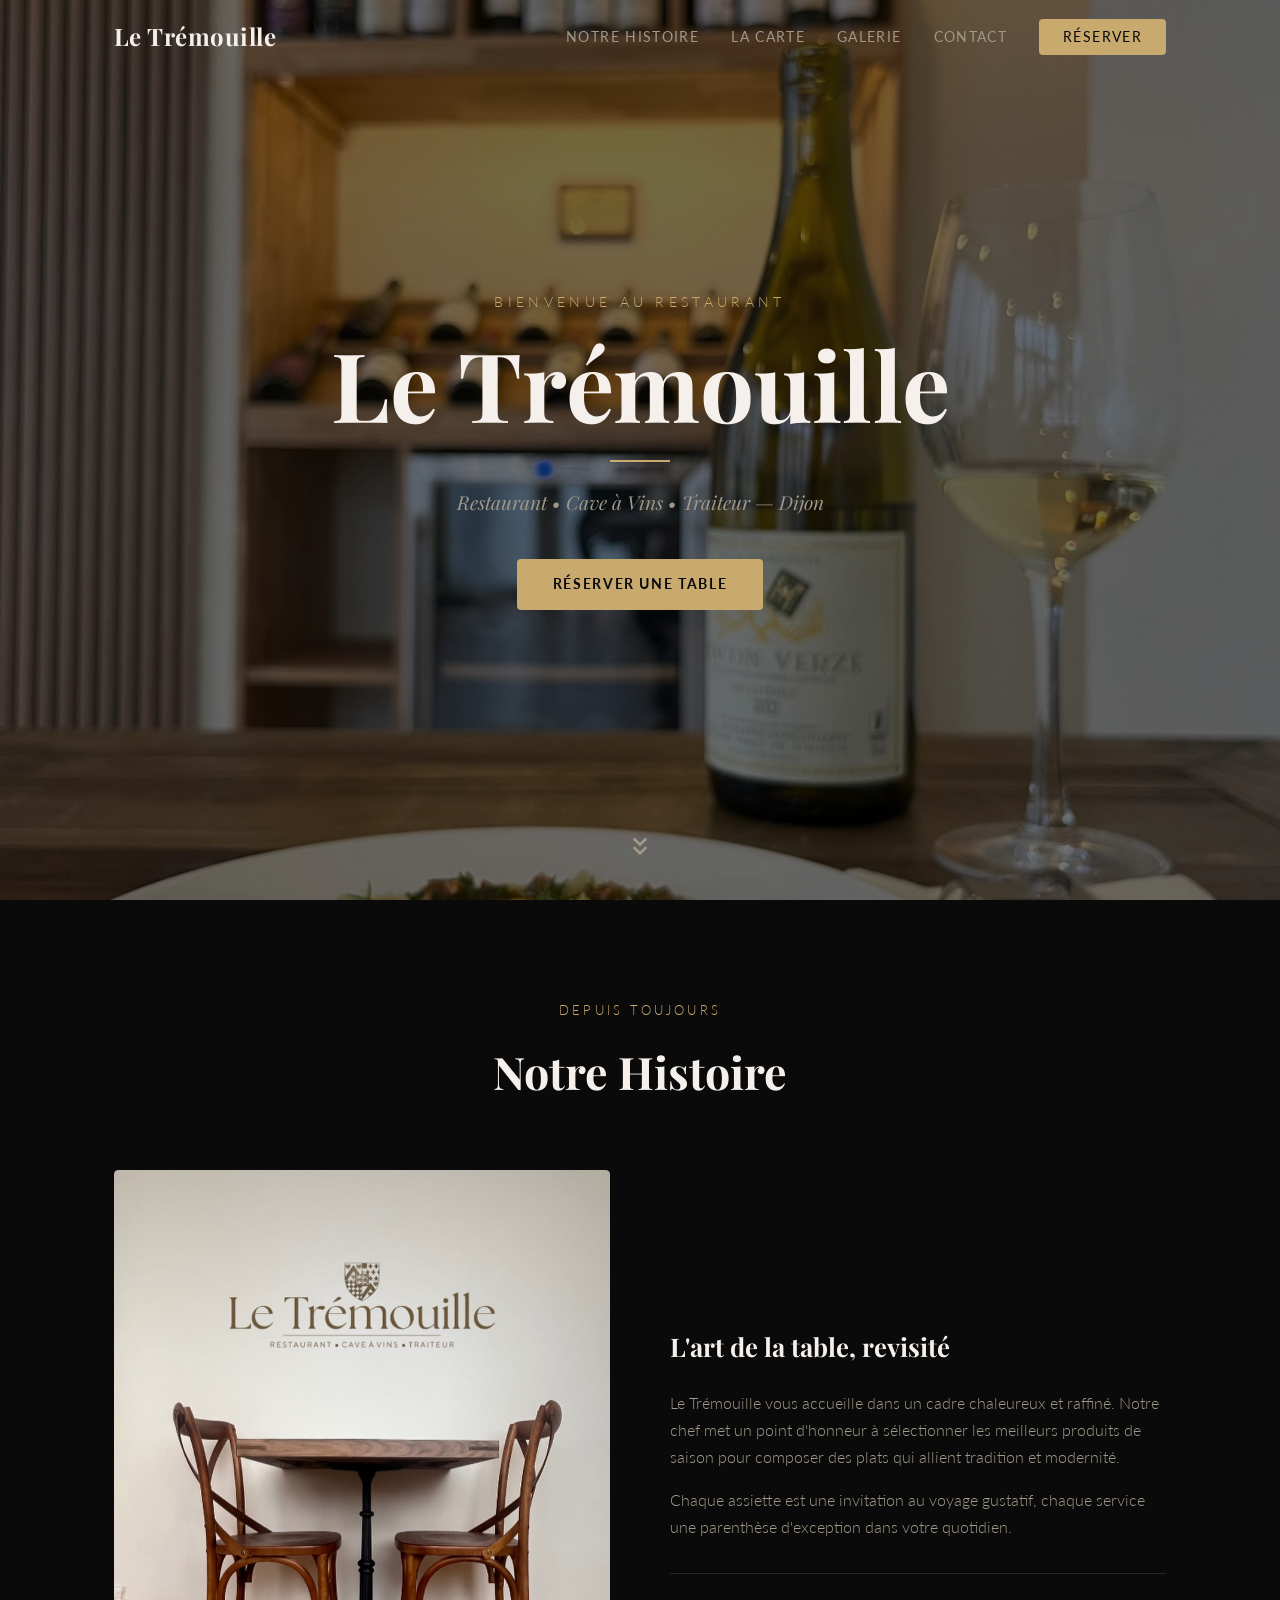
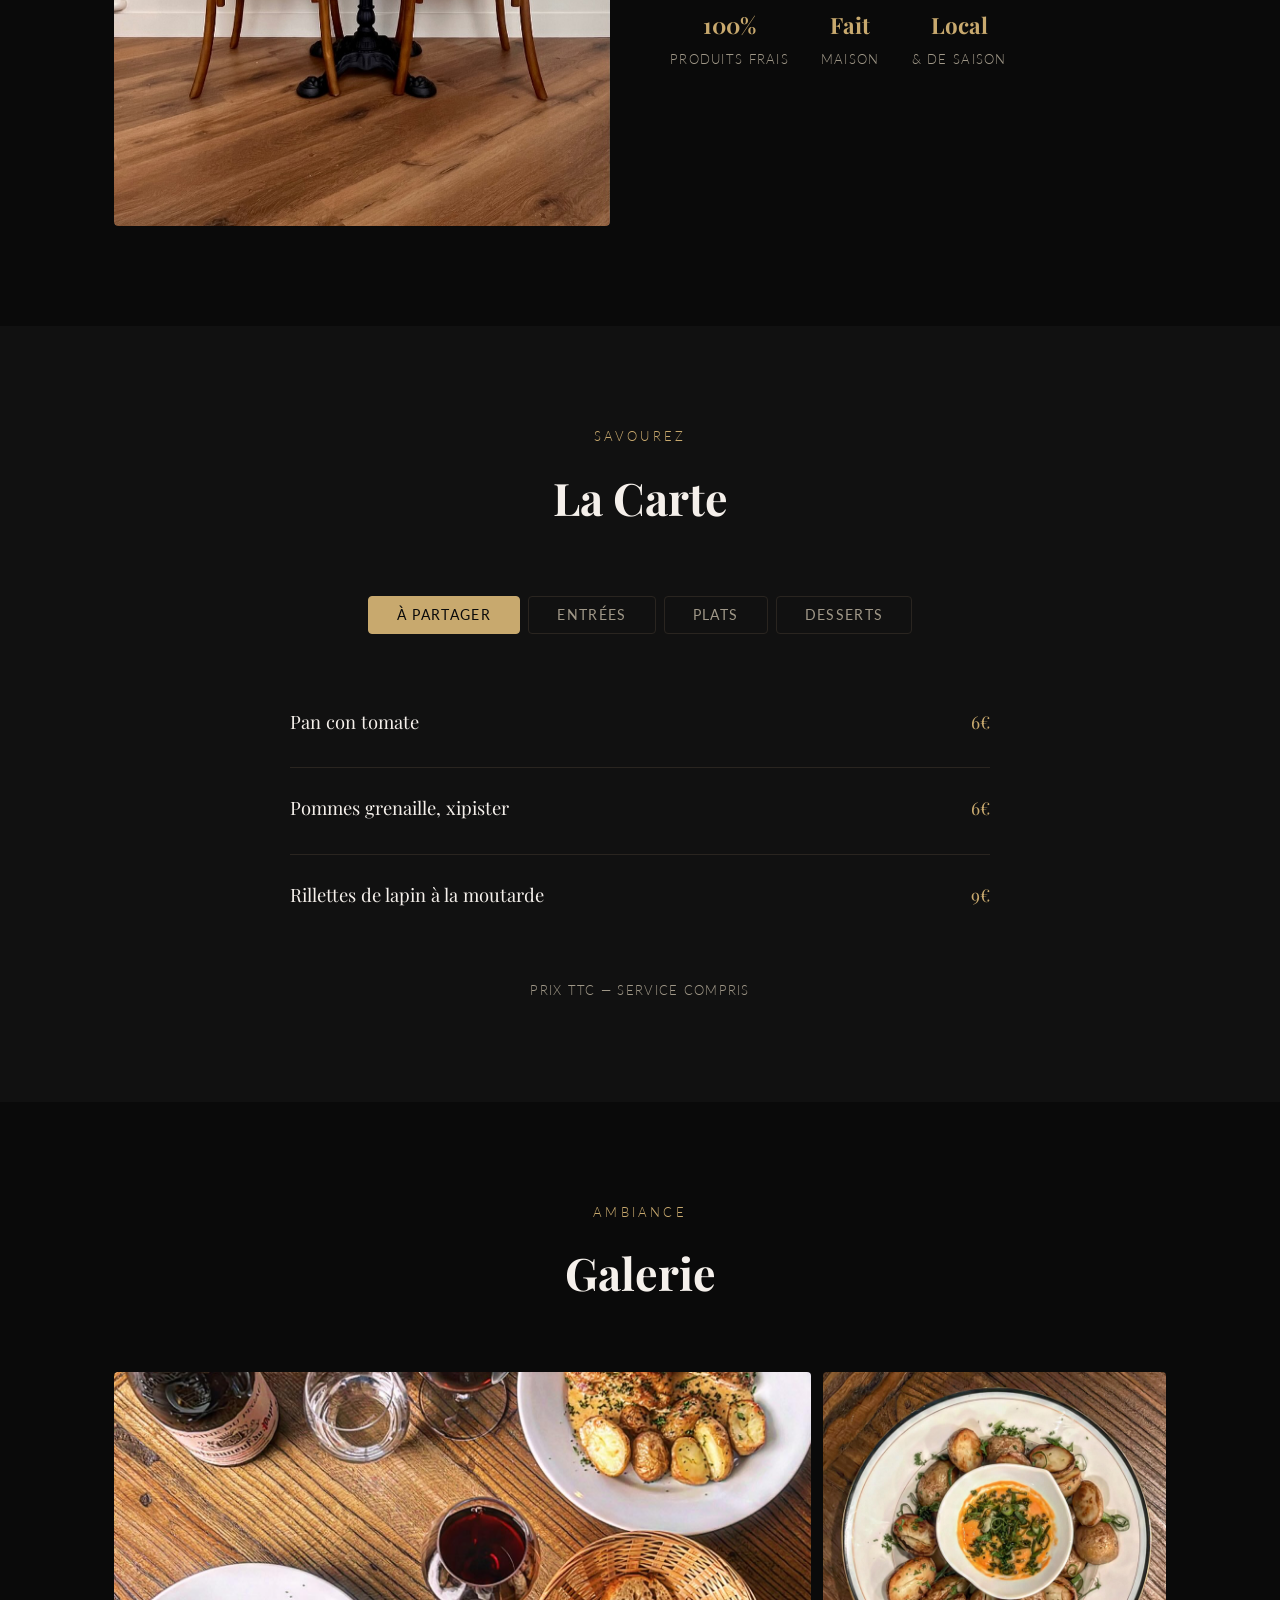
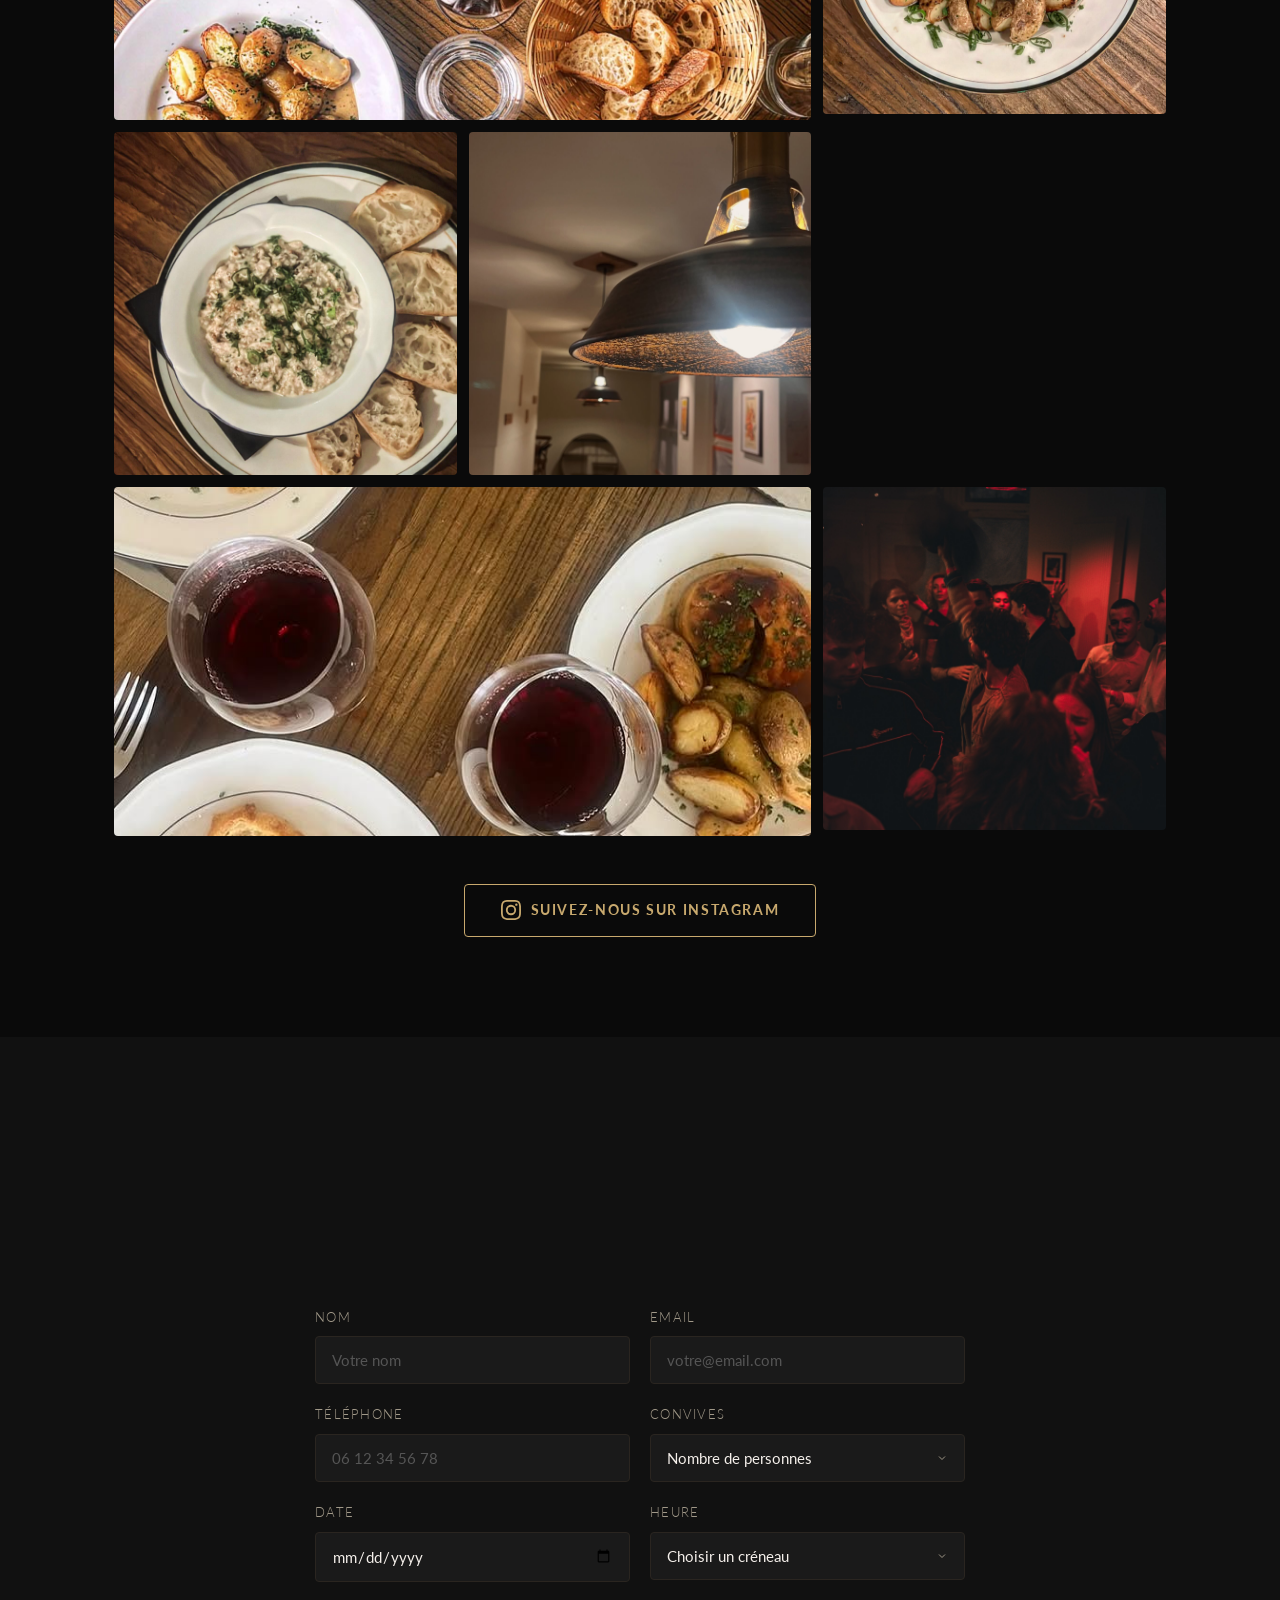
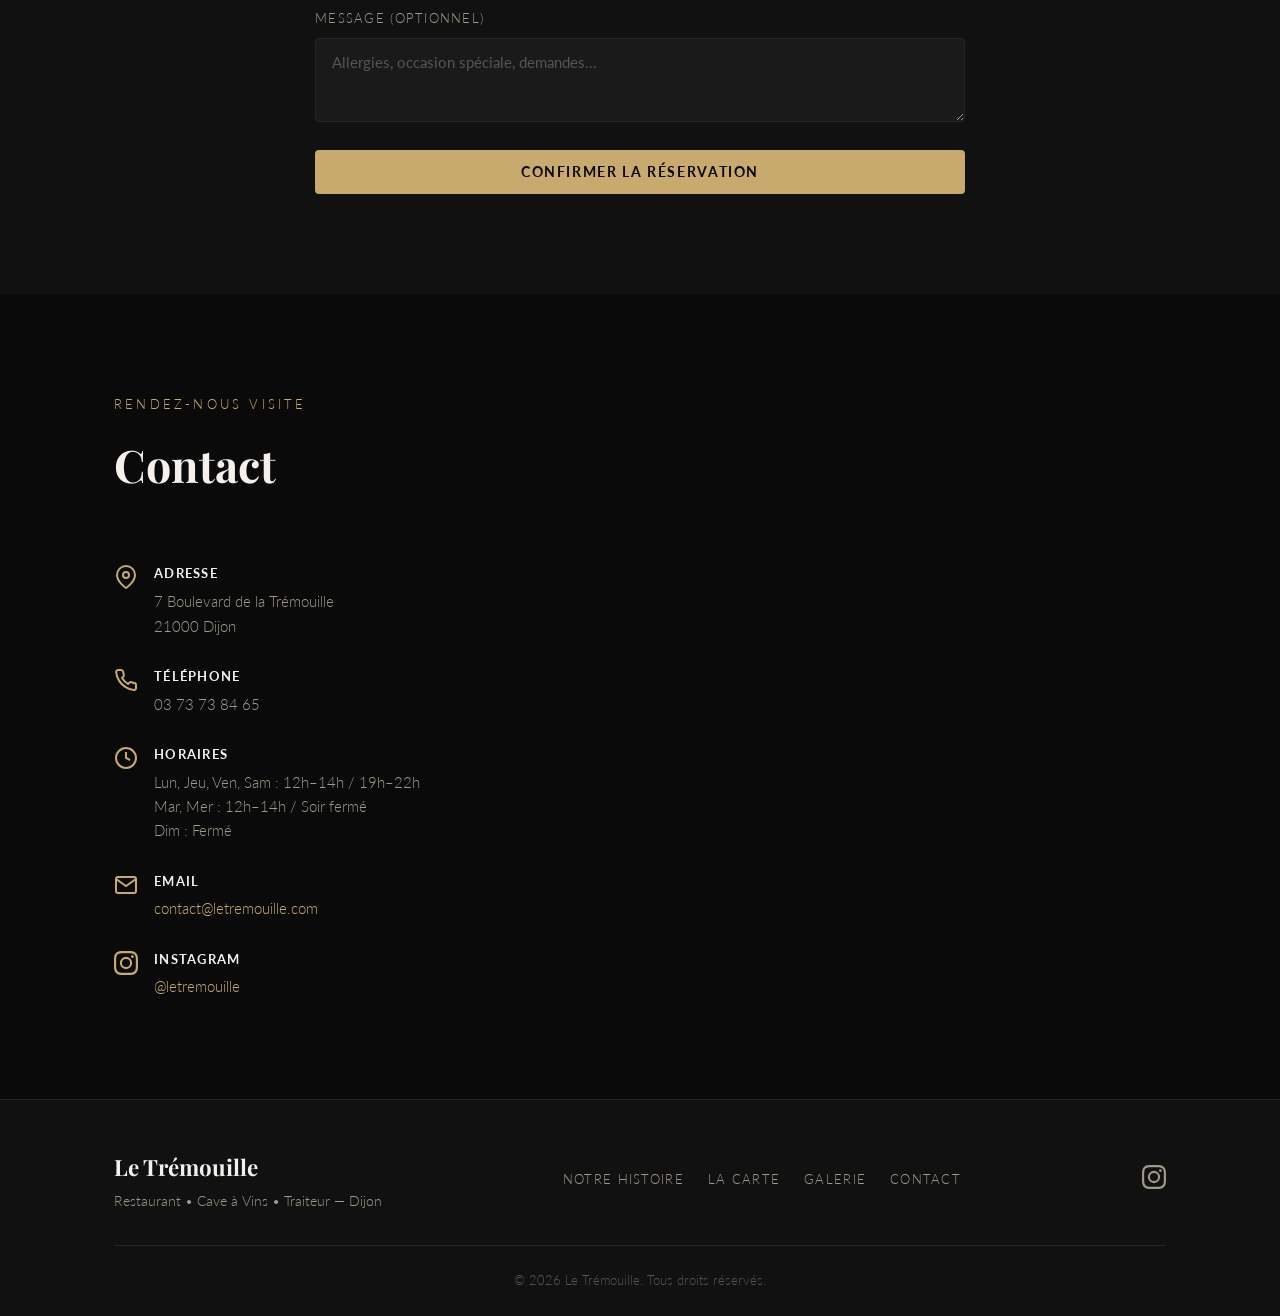
<file: index.html>
<!DOCTYPE html>
<html lang="fr">
<head>
    <meta charset="UTF-8">
    <meta name="viewport" content="width=device-width, initial-scale=1.0">
    <title>Le Trémouille — Restaurant, Cave à Vins & Traiteur à Dijon</title>

    <!-- SEO Meta -->
    <meta name="description" content="Le Trémouille, restaurant, cave à vins et traiteur au 7 Boulevard de la Trémouille à Dijon. Cuisine locale et de saison, fait maison. Bœuf bourguignon, souris d'agneau, volaille sauce Gaston Gérard. Réservez en ligne.">
    <meta name="keywords" content="restaurant Dijon, Le Trémouille, cave à vins Dijon, traiteur Dijon, restaurant Boulevard Trémouille, cuisine bourguignonne, bœuf bourguignon, restaurant Bourgogne, gastronomie Dijon">
    <meta name="author" content="Le Trémouille">
    <meta name="robots" content="index, follow">
    <link rel="canonical" href="https://renesenses.github.io/LeTremouille-v2/">

    <!-- Open Graph / Facebook -->
    <meta property="og:type" content="restaurant">
    <meta property="og:title" content="Le Trémouille — Restaurant, Cave à Vins & Traiteur à Dijon">
    <meta property="og:description" content="Cuisine locale et de saison au cœur de Dijon. Restaurant, cave à vins et traiteur. Réservez votre table en ligne.">
    <meta property="og:url" content="https://renesenses.github.io/LeTremouille-v2/">
    <meta property="og:image" content="https://renesenses.github.io/LeTremouille-v2/images/photo-01.jpg">
    <meta property="og:locale" content="fr_FR">
    <meta property="og:site_name" content="Le Trémouille">

    <!-- Twitter Card -->
    <meta name="twitter:card" content="summary_large_image">
    <meta name="twitter:title" content="Le Trémouille — Restaurant, Cave à Vins & Traiteur à Dijon">
    <meta name="twitter:description" content="Cuisine locale et de saison au cœur de Dijon. Réservez votre table en ligne.">
    <meta name="twitter:image" content="https://renesenses.github.io/LeTremouille-v2/images/photo-01.jpg">

    <!-- Geo / Local SEO -->
    <meta name="geo.region" content="FR-21">
    <meta name="geo.placename" content="Dijon">
    <meta name="geo.position" content="47.322;5.034">
    <meta name="ICBM" content="47.322, 5.034">

    <!-- Schema.org JSON-LD -->
    <script type="application/ld+json">
    {
        "@context": "https://schema.org",
        "@type": "Restaurant",
        "name": "Le Trémouille",
        "description": "Restaurant, cave à vins et traiteur à Dijon. Cuisine locale, de saison, fait maison.",
        "url": "https://renesenses.github.io/LeTremouille-v2",
        "telephone": "+33373738465",
        "email": "contact@letremouille.com",
        "address": {
            "@type": "PostalAddress",
            "streetAddress": "7 Boulevard de la Trémouille",
            "addressLocality": "Dijon",
            "postalCode": "21000",
            "addressCountry": "FR"
        },
        "geo": {
            "@type": "GeoCoordinates",
            "latitude": 47.322,
            "longitude": 5.034
        },
        "image": "https://renesenses.github.io/LeTremouille-v2/images/photo-01.jpg",
        "servesCuisine": ["Française", "Bourguignonne"],
        "priceRange": "€€",
        "openingHoursSpecification": [
            {
                "@type": "OpeningHoursSpecification",
                "dayOfWeek": ["Monday", "Tuesday", "Wednesday", "Thursday", "Friday", "Saturday"],
                "opens": "12:00",
                "closes": "14:00"
            },
            {
                "@type": "OpeningHoursSpecification",
                "dayOfWeek": ["Monday", "Thursday", "Friday", "Saturday"],
                "opens": "19:00",
                "closes": "22:00"
            }
        ],
        "sameAs": [
            "https://www.instagram.com/letremouille/"
        ],
        "hasMenu": {
            "@type": "Menu",
            "hasMenuSection": [
                {
                    "@type": "MenuSection",
                    "name": "À Partager",
                    "hasMenuItem": [
                        {"@type": "MenuItem", "name": "Pan con tomate", "price": "6", "priceCurrency": "EUR"},
                        {"@type": "MenuItem", "name": "Pommes grenaille, xipister", "price": "6", "priceCurrency": "EUR"},
                        {"@type": "MenuItem", "name": "Rillettes de lapin à la moutarde", "price": "9", "priceCurrency": "EUR"}
                    ]
                },
                {
                    "@type": "MenuSection",
                    "name": "Plats",
                    "hasMenuItem": [
                        {"@type": "MenuItem", "name": "Haut de cuisse de volaille, sauce Gaston Gérard", "price": "17", "priceCurrency": "EUR"},
                        {"@type": "MenuItem", "name": "Traditionnel bœuf bourguignon", "price": "18", "priceCurrency": "EUR"},
                        {"@type": "MenuItem", "name": "Souris d'agneau, jus réduit au Ras el Hanout", "price": "28", "priceCurrency": "EUR"},
                        {"@type": "MenuItem", "name": "Pièce du boucher", "price": "22", "priceCurrency": "EUR"}
                    ]
                }
            ]
        }
    }
    </script>

    <link rel="stylesheet" href="style.css?v=2">
    <link rel="preconnect" href="https://fonts.googleapis.com">
    <link rel="preconnect" href="https://fonts.gstatic.com" crossorigin>
    <link href="https://fonts.googleapis.com/css2?family=Playfair+Display:ital,wght@0,400;0,700;1,400&family=Lato:wght@300;400;700&display=swap" rel="stylesheet">
</head>
<body>

    <!-- Navigation -->
    <nav id="navbar">
        <div class="nav-container">
            <a href="#hero" class="nav-logo">Le Trémouille</a>
            <button class="nav-toggle" aria-label="Menu">
                <span></span>
                <span></span>
                <span></span>
            </button>
            <ul class="nav-links">
                <li><a href="#about">Notre Histoire</a></li>
                <li><a href="#menu">La Carte</a></li>
                <li><a href="#gallery">Galerie</a></li>
                <li><a href="#contact">Contact</a></li>
                <li><a href="#reservation" class="btn-reserve">Réserver</a></li>
            </ul>
        </div>
    </nav>

    <!-- Hero -->
    <section id="hero">
        <div class="hero-overlay"></div>
        <div class="hero-content">
            <p class="hero-subtitle">Bienvenue au restaurant</p>
            <h1 class="hero-title">Le Trémouille</h1>
            <div class="hero-separator"></div>
            <p class="hero-tagline">Restaurant &bull; Cave à Vins &bull; Traiteur — Dijon</p>
            <a href="#reservation" class="btn btn-primary">Réserver une table</a>
        </div>
        <a href="#about" class="scroll-indicator" aria-label="Défiler vers le bas">
            <svg width="30" height="30" viewBox="0 0 24 24" fill="none" stroke="currentColor" stroke-width="2">
                <path d="M7 13l5 5 5-5M7 6l5 5 5-5"/>
            </svg>
        </a>
    </section>

    <!-- About -->
    <section id="about">
        <div class="container">
            <div class="section-header">
                <p class="section-subtitle">Depuis toujours</p>
                <h2 class="section-title">Notre Histoire</h2>
            </div>
            <div class="about-grid">
                <div class="about-image">
                    <img src="images/photo-08.jpg" alt="Le Trémouille — Restaurant, Cave à Vins, Traiteur à Dijon" loading="lazy">
                </div>
                <div class="about-text">
                    <h3>L'art de la table, revisité</h3>
                    <p>Le Trémouille vous accueille dans un cadre chaleureux et raffiné. Notre chef met un point d'honneur à sélectionner les meilleurs produits de saison pour composer des plats qui allient tradition et modernité.</p>
                    <p>Chaque assiette est une invitation au voyage gustatif, chaque service une parenthèse d'exception dans votre quotidien.</p>
                    <div class="about-features">
                        <div class="feature">
                            <span class="feature-number">100%</span>
                            <span class="feature-label">Produits frais</span>
                        </div>
                        <div class="feature">
                            <span class="feature-number">Fait</span>
                            <span class="feature-label">Maison</span>
                        </div>
                        <div class="feature">
                            <span class="feature-number">Local</span>
                            <span class="feature-label">& de saison</span>
                        </div>
                    </div>
                </div>
            </div>
        </div>
    </section>

    <!-- Menu -->
    <section id="menu">
        <div class="container">
            <div class="section-header">
                <p class="section-subtitle">Savourez</p>
                <h2 class="section-title">La Carte</h2>
            </div>

            <div class="menu-tabs">
                <button class="menu-tab active" data-tab="partager">À Partager</button>
                <button class="menu-tab" data-tab="entrees">Entrées</button>
                <button class="menu-tab" data-tab="plats">Plats</button>
                <button class="menu-tab" data-tab="desserts">Desserts</button>
            </div>

            <div class="menu-content">
                <div class="menu-panel active" id="partager">
                    <div class="menu-item">
                        <div class="menu-item-header">
                            <h4>Pan con tomate</h4>
                            <span class="menu-price">6€</span>
                        </div>
                    </div>
                    <div class="menu-item">
                        <div class="menu-item-header">
                            <h4>Pommes grenaille, xipister</h4>
                            <span class="menu-price">6€</span>
                        </div>
                    </div>
                    <div class="menu-item">
                        <div class="menu-item-header">
                            <h4>Rillettes de lapin à la moutarde</h4>
                            <span class="menu-price">9€</span>
                        </div>
                    </div>
                </div>

                <div class="menu-panel" id="entrees">
                    <div class="menu-item">
                        <div class="menu-item-header">
                            <h4>Œuf parfait</h4>
                            <span class="menu-price">10€</span>
                        </div>
                        <p>Escargots de Bourgogne, émulsion de persil frisé</p>
                    </div>
                    <div class="menu-item">
                        <div class="menu-item-header">
                            <h4>Gravlax de poisson blanc</h4>
                            <span class="menu-price">10€</span>
                        </div>
                        <p>Selon arrivage</p>
                    </div>
                    <div class="menu-item">
                        <div class="menu-item-header">
                            <h4>Velouté du moment</h4>
                            <span class="menu-price">9€</span>
                        </div>
                        <p>Émulsion lard, croûtons aillés</p>
                    </div>
                    <div class="menu-item">
                        <div class="menu-item-header">
                            <h4>Terrine de campagne à la pistache</h4>
                            <span class="menu-price">9€</span>
                        </div>
                        <p>Salade verte, cornichons</p>
                    </div>
                </div>

                <div class="menu-panel" id="plats">
                    <div class="menu-item">
                        <div class="menu-item-header">
                            <h4>Haut de cuisse de volaille</h4>
                            <span class="menu-price">17€</span>
                        </div>
                        <p>Sauce Gaston Gérard ou jus corsé</p>
                    </div>
                    <div class="menu-item">
                        <div class="menu-item-header">
                            <h4>Poisson d'arrivage</h4>
                            <span class="menu-price">18€</span>
                        </div>
                        <p>Émulsion d'ail noir</p>
                    </div>
                    <div class="menu-item">
                        <div class="menu-item-header">
                            <h4>Souris d'agneau</h4>
                            <span class="menu-price">28€</span>
                        </div>
                        <p>Jus réduit au Ras el Hanout</p>
                    </div>
                    <div class="menu-item">
                        <div class="menu-item-header">
                            <h4>Pièce du boucher</h4>
                            <span class="menu-price">22€</span>
                        </div>
                        <p>Jus brun</p>
                    </div>
                    <div class="menu-item">
                        <div class="menu-item-header">
                            <h4>Légume rôti du moment</h4>
                            <span class="menu-price">18€</span>
                        </div>
                        <p>Sauce Aurore</p>
                    </div>
                    <div class="menu-item">
                        <div class="menu-item-header">
                            <h4>Traditionnel bœuf bourguignon</h4>
                            <span class="menu-price">18€</span>
                        </div>
                        <p>Miroir de vin rouge</p>
                    </div>
                    <p class="menu-note">Tous nos plats sont servis avec garniture au choix : pommes grenaille, écrasé de pommes de terre à la ciboulette, petits pois-carottes, choux de Bruxelles, salade verte en vinaigrette à l'ancienne</p>
                </div>

                <div class="menu-panel" id="desserts">
                    <div class="menu-item">
                        <div class="menu-item-header">
                            <h4>Assiette de fromage du moment</h4>
                            <span class="menu-price">9€</span>
                        </div>
                    </div>
                    <div class="menu-item">
                        <div class="menu-item-header">
                            <h4>Tarte au citron</h4>
                            <span class="menu-price">9€</span>
                        </div>
                        <p>Meringue italienne, zeste de citron vert</p>
                    </div>
                    <div class="menu-item">
                        <div class="menu-item-header">
                            <h4>Véritable tiramisù</h4>
                            <span class="menu-price">9€</span>
                        </div>
                    </div>
                    <div class="menu-item">
                        <div class="menu-item-header">
                            <h4>Fruit rôti du moment</h4>
                            <span class="menu-price">9€</span>
                        </div>
                    </div>
                    <div class="menu-item">
                        <div class="menu-item-header">
                            <h4>Riz au lait</h4>
                            <span class="menu-price">9€</span>
                        </div>
                        <p>Caramel beurre salé</p>
                    </div>
                    <p class="menu-note">Menu ½ portion : Plat / Dessert au choix — 12€</p>
                </div>
            </div>
            <p class="menu-footer">Prix TTC — Service compris</p>
        </div>
    </section>

    <!-- Gallery -->
    <section id="gallery">
        <div class="container">
            <div class="section-header">
                <p class="section-subtitle">Ambiance</p>
                <h2 class="section-title">Galerie</h2>
            </div>
            <div class="gallery-grid">
                <div class="gallery-item gallery-item--wide">
                    <img src="images/photo-02.jpg" alt="Table conviviale avec plats et vin" loading="lazy">
                </div>
                <div class="gallery-item">
                    <img src="images/photo-03.jpg" alt="Pommes de terre rôties, sauce maison" loading="lazy">
                </div>
                <div class="gallery-item">
                    <img src="images/photo-06.jpg" alt="Rillettes et pain frais" loading="lazy">
                </div>
                <div class="gallery-item">
                    <img src="images/photo-07.jpg" alt="Décoration intérieure, luminaires" loading="lazy">
                </div>
                <div class="gallery-item gallery-item--wide">
                    <img src="images/photo-09.jpg" alt="Plats du jour et vin rouge" loading="lazy">
                </div>
                <div class="gallery-item">
                    <img src="images/photo-04.jpg" alt="Soirée ambiance au Trémouille" loading="lazy">
                </div>
            </div>
            <div class="gallery-cta">
                <a href="https://www.instagram.com/letremouille/" target="_blank" rel="noopener" class="btn btn-outline">
                    <svg width="20" height="20" viewBox="0 0 24 24" fill="currentColor"><path d="M12 2.163c3.204 0 3.584.012 4.85.07 3.252.148 4.771 1.691 4.919 4.919.058 1.265.069 1.645.069 4.849 0 3.205-.012 3.584-.069 4.849-.149 3.225-1.664 4.771-4.919 4.919-1.266.058-1.644.07-4.85.07-3.204 0-3.584-.012-4.849-.07-3.26-.149-4.771-1.699-4.919-4.92-.058-1.265-.07-1.644-.07-4.849 0-3.204.013-3.583.07-4.849.149-3.227 1.664-4.771 4.919-4.919 1.266-.057 1.645-.069 4.849-.069zM12 0C8.741 0 8.333.014 7.053.072 2.695.272.273 2.69.073 7.052.014 8.333 0 8.741 0 12c0 3.259.014 3.668.072 4.948.2 4.358 2.618 6.78 6.98 6.98C8.333 23.986 8.741 24 12 24c3.259 0 3.668-.014 4.948-.072 4.354-.2 6.782-2.618 6.979-6.98.059-1.28.073-1.689.073-4.948 0-3.259-.014-3.667-.072-4.947-.196-4.354-2.617-6.78-6.979-6.98C15.668.014 15.259 0 12 0zm0 5.838a6.162 6.162 0 100 12.324 6.162 6.162 0 000-12.324zM12 16a4 4 0 110-8 4 4 0 010 8zm6.406-11.845a1.44 1.44 0 100 2.881 1.44 1.44 0 000-2.881z"/></svg>
                    Suivez-nous sur Instagram
                </a>
            </div>
        </div>
    </section>

    <!-- Reservation -->
    <section id="reservation">
        <div class="container">
            <div class="section-header">
                <p class="section-subtitle">Votre table vous attend</p>
                <h2 class="section-title">Réservation</h2>
            </div>
            <form class="reservation-form" id="reservationForm" action="https://formsubmit.co/373d3daf9c777f425e74d77aba83aa0b" method="POST">
                <input type="hidden" name="_subject" value="Nouvelle réservation — Le Trémouille">
                <input type="hidden" name="_next" value="https://renesenses.github.io/LeTremouille-v2/#reservation">
                <input type="hidden" name="_captcha" value="false">
                <input type="hidden" name="_template" value="table">
                <input type="hidden" name="_replyto" id="replyto">
                <input type="hidden" name="_autoresponse" value="Bonjour,

Nous avons bien reçu votre demande de réservation au restaurant Le Trémouille.

Sans nouvelle de notre part dans les 2 heures, votre réservation est confirmée.

À très bientôt !
L'équipe du Trémouille
7 Boulevard de la Trémouille, 21000 Dijon
03 73 73 84 65">
                <input type="text" name="_honey" style="display:none">
                <div class="form-row">
                    <div class="form-group">
                        <label for="name">Nom</label>
                        <input type="text" id="name" name="name" required placeholder="Votre nom">
                    </div>
                    <div class="form-group">
                        <label for="email">Email</label>
                        <input type="email" id="email" name="email" required placeholder="votre@email.com">
                    </div>
                </div>
                <div class="form-row">
                    <div class="form-group">
                        <label for="phone">Téléphone</label>
                        <input type="tel" id="phone" name="phone" required placeholder="06 12 34 56 78" pattern="^(?:(?:\+33|0033|0)\s*[1-9])(?:[\s.-]*\d{2}){4}$" title="Numéro de téléphone français valide (ex: 06 12 34 56 78)">
                    </div>
                    <div class="form-group">
                        <label for="guests">Convives</label>
                        <select id="guests" name="guests" required>
                            <option value="">Nombre de personnes</option>
                            <option value="1">1 personne</option>
                            <option value="2">2 personnes</option>
                            <option value="3">3 personnes</option>
                            <option value="4">4 personnes</option>
                            <option value="5">5 personnes</option>
                            <option value="6">6 personnes</option>
                            <option value="7+">7+ personnes</option>
                        </select>
                    </div>
                </div>
                <div class="form-row">
                    <div class="form-group">
                        <label for="date">Date</label>
                        <input type="date" id="date" name="date" required>
                        <span class="form-date-info" id="dateInfo"></span>
                    </div>
                    <div class="form-group">
                        <label for="time">Heure</label>
                        <select id="time" name="time" required>
                            <option value="">Choisir un créneau</option>
                            <option value="12:00">12h00</option>
                            <option value="12:30">12h30</option>
                            <option value="13:00">13h00</option>
                            <option value="13:30">13h30</option>
                            <option value="14:00">14h00</option>
                            <option value="19:00">19h00</option>
                            <option value="19:30">19h30</option>
                            <option value="20:00">20h00</option>
                            <option value="20:30">20h30</option>
                            <option value="21:00">21h00</option>
                            <option value="21:30">21h30</option>
                            <option value="22:00">22h00</option>
                        </select>
                    </div>
                </div>
                <div class="form-group full-width">
                    <label for="message">Message (optionnel)</label>
                    <textarea id="message" name="message" rows="3" placeholder="Allergies, occasion spéciale, demandes..."></textarea>
                </div>
                <button type="submit" class="btn btn-primary btn-full">Confirmer la réservation</button>
            </form>
        </div>
    </section>

    <!-- Contact -->
    <section id="contact">
        <div class="container">
            <div class="contact-grid">
                <div class="contact-info">
                    <div class="section-header section-header--left">
                        <p class="section-subtitle">Rendez-nous visite</p>
                        <h2 class="section-title">Contact</h2>
                    </div>
                    <div class="contact-details">
                        <div class="contact-item">
                            <svg width="24" height="24" viewBox="0 0 24 24" fill="none" stroke="currentColor" stroke-width="2"><path d="M21 10c0 7-9 13-9 13s-9-6-9-13a9 9 0 0118 0z"/><circle cx="12" cy="10" r="3"/></svg>
                            <div>
                                <strong>Adresse</strong>
                                <p>7 Boulevard de la Trémouille<br>21000 Dijon</p>
                            </div>
                        </div>
                        <div class="contact-item">
                            <svg width="24" height="24" viewBox="0 0 24 24" fill="none" stroke="currentColor" stroke-width="2"><path d="M22 16.92v3a2 2 0 01-2.18 2 19.79 19.79 0 01-8.63-3.07 19.5 19.5 0 01-6-6 19.79 19.79 0 01-3.07-8.67A2 2 0 014.11 2h3a2 2 0 012 1.72c.127.96.361 1.903.7 2.81a2 2 0 01-.45 2.11L8.09 9.91a16 16 0 006 6l1.27-1.27a2 2 0 012.11-.45c.907.339 1.85.573 2.81.7A2 2 0 0122 16.92z"/></svg>
                            <div>
                                <strong>Téléphone</strong>
                                <p>03 73 73 84 65</p>
                            </div>
                        </div>
                        <div class="contact-item">
                            <svg width="24" height="24" viewBox="0 0 24 24" fill="none" stroke="currentColor" stroke-width="2"><circle cx="12" cy="12" r="10"/><path d="M12 6v6l4 2"/></svg>
                            <div>
                                <strong>Horaires</strong>
                                <p>Lun, Jeu, Ven, Sam : 12h–14h / 19h–22h<br>Mar, Mer : 12h–14h / Soir fermé<br>Dim : Fermé</p>
                            </div>
                        </div>
                        <div class="contact-item">
                            <svg width="24" height="24" viewBox="0 0 24 24" fill="none" stroke="currentColor" stroke-width="2"><path d="M4 4h16c1.1 0 2 .9 2 2v12c0 1.1-.9 2-2 2H4c-1.1 0-2-.9-2-2V6c0-1.1.9-2 2-2z"/><path d="m22 6-10 7L2 6"/></svg>
                            <div>
                                <strong>Email</strong>
                                <p><a href="mailto:contact@letremouille.com">contact@letremouille.com</a></p>
                            </div>
                        </div>
                        <div class="contact-item">
                            <svg width="24" height="24" viewBox="0 0 24 24" fill="currentColor"><path d="M12 2.163c3.204 0 3.584.012 4.85.07 3.252.148 4.771 1.691 4.919 4.919.058 1.265.069 1.645.069 4.849 0 3.205-.012 3.584-.069 4.849-.149 3.225-1.664 4.771-4.919 4.919-1.266.058-1.644.07-4.85.07-3.204 0-3.584-.012-4.849-.07-3.26-.149-4.771-1.699-4.919-4.92-.058-1.265-.07-1.644-.07-4.849 0-3.204.013-3.583.07-4.849.149-3.227 1.664-4.771 4.919-4.919 1.266-.057 1.645-.069 4.849-.069zM12 0C8.741 0 8.333.014 7.053.072 2.695.272.273 2.69.073 7.052.014 8.333 0 8.741 0 12c0 3.259.014 3.668.072 4.948.2 4.358 2.618 6.78 6.98 6.98C8.333 23.986 8.741 24 12 24c3.259 0 3.668-.014 4.948-.072 4.354-.2 6.782-2.618 6.979-6.98.059-1.28.073-1.689.073-4.948 0-3.259-.014-3.667-.072-4.947-.196-4.354-2.617-6.78-6.979-6.98C15.668.014 15.259 0 12 0zm0 5.838a6.162 6.162 0 100 12.324 6.162 6.162 0 000-12.324zM12 16a4 4 0 110-8 4 4 0 010 8zm6.406-11.845a1.44 1.44 0 100 2.881 1.44 1.44 0 000-2.881z"/></svg>
                            <div>
                                <strong>Instagram</strong>
                                <p><a href="https://www.instagram.com/letremouille/" target="_blank" rel="noopener">@letremouille</a></p>
                            </div>
                        </div>
                    </div>
                </div>
                <div class="contact-map">
                    <iframe src="https://www.google.com/maps/embed?pb=!1m18!1m12!1m3!1d2709.8!2d5.0345!3d47.3220!2m3!1f0!2f0!3f0!3m2!1i1024!2i768!4f13.1!3m3!1m2!1s0x47f29d8cefce4e67%3A0x0!2s7+Boulevard+de+la+Tr%C3%A9mouille%2C+21000+Dijon!5e0!3m2!1sfr!2sfr!4v1700000000000" width="100%" height="400" style="border:0; border-radius:4px;" allowfullscreen="" loading="lazy" referrerpolicy="no-referrer-when-downgrade" title="Le Trémouille — Dijon"></iframe>
                </div>
            </div>
        </div>
    </section>

    <!-- Footer -->
    <footer id="footer">
        <div class="container">
            <div class="footer-content">
                <div class="footer-brand">
                    <h3>Le Trémouille</h3>
                    <p>Restaurant &bull; Cave à Vins &bull; Traiteur — Dijon</p>
                </div>
                <div class="footer-links">
                    <a href="#about">Notre Histoire</a>
                    <a href="#menu">La Carte</a>
                    <a href="#gallery">Galerie</a>
                    <a href="#contact">Contact</a>
                </div>
                <div class="footer-social">
                    <a href="https://www.instagram.com/letremouille/" target="_blank" rel="noopener" aria-label="Instagram">
                        <svg width="24" height="24" viewBox="0 0 24 24" fill="currentColor"><path d="M12 2.163c3.204 0 3.584.012 4.85.07 3.252.148 4.771 1.691 4.919 4.919.058 1.265.069 1.645.069 4.849 0 3.205-.012 3.584-.069 4.849-.149 3.225-1.664 4.771-4.919 4.919-1.266.058-1.644.07-4.85.07-3.204 0-3.584-.012-4.849-.07-3.26-.149-4.771-1.699-4.919-4.92-.058-1.265-.07-1.644-.07-4.849 0-3.204.013-3.583.07-4.849.149-3.227 1.664-4.771 4.919-4.919 1.266-.057 1.645-.069 4.849-.069zM12 0C8.741 0 8.333.014 7.053.072 2.695.272.273 2.69.073 7.052.014 8.333 0 8.741 0 12c0 3.259.014 3.668.072 4.948.2 4.358 2.618 6.78 6.98 6.98C8.333 23.986 8.741 24 12 24c3.259 0 3.668-.014 4.948-.072 4.354-.2 6.782-2.618 6.979-6.98.059-1.28.073-1.689.073-4.948 0-3.259-.014-3.667-.072-4.947-.196-4.354-2.617-6.78-6.979-6.98C15.668.014 15.259 0 12 0zm0 5.838a6.162 6.162 0 100 12.324 6.162 6.162 0 000-12.324zM12 16a4 4 0 110-8 4 4 0 010 8zm6.406-11.845a1.44 1.44 0 100 2.881 1.44 1.44 0 000-2.881z"/></svg>
                    </a>
                </div>
            </div>
            <div class="footer-bottom">
                <p>&copy; 2026 Le Trémouille. Tous droits réservés.</p>
            </div>
        </div>
    </footer>

    <!-- Ardoise du jour -->
    <div id="ardoise-overlay" class="ardoise-overlay" aria-hidden="true">
        <div class="ardoise" role="dialog" aria-labelledby="ardoise-title" aria-modal="true">
            <button class="ardoise-close" aria-label="Fermer">&times;</button>
            <div class="ardoise-header">
                <p class="ardoise-date"></p>
                <h2 id="ardoise-title" class="ardoise-title">L'ardoise du jour</h2>
                <div class="ardoise-separator"></div>
            </div>
            <div class="ardoise-content"></div>
            <div class="ardoise-footer"><p>Bon appétit !</p></div>
        </div>
    </div>

    <script src="script.js"></script>
    <script src="ardoise.js?v=2"></script>
</body>
</html>
</file>
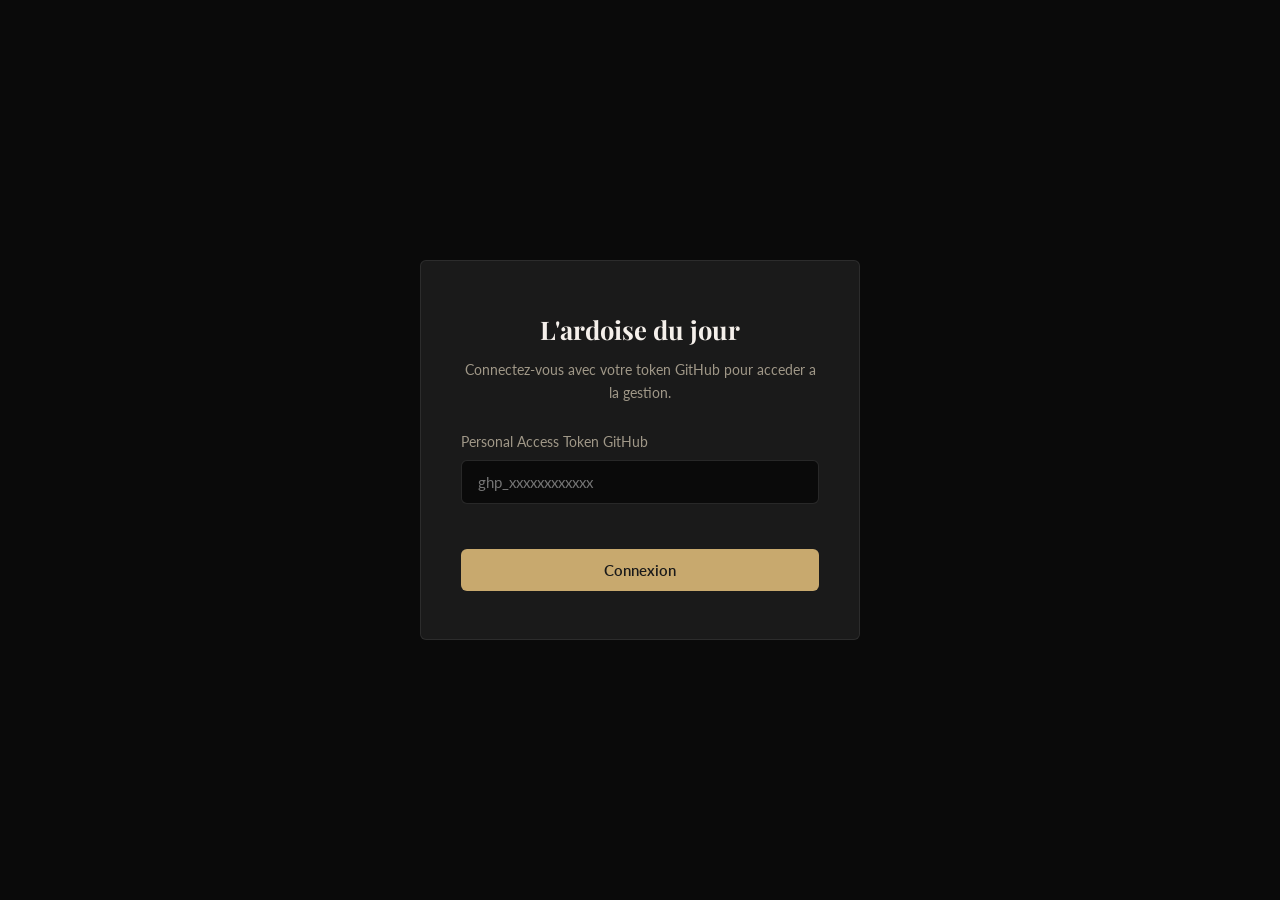
<file: lardoise.html>
<!DOCTYPE html>
<html lang="fr">
<head>
    <meta charset="UTF-8">
    <meta name="viewport" content="width=device-width, initial-scale=1.0">
    <title>L'ardoise du jour — Gestion | Le Tremouille</title>
    <meta name="robots" content="noindex, nofollow">
    <link rel="preconnect" href="https://fonts.googleapis.com">
    <link rel="preconnect" href="https://fonts.gstatic.com" crossorigin>
    <link href="https://fonts.googleapis.com/css2?family=Playfair+Display:ital,wght@0,400;0,700;1,400&family=Lato:wght@300;400;700&display=swap" rel="stylesheet">
    <style>
        *, *::before, *::after { box-sizing: border-box; margin: 0; padding: 0; }

        :root {
            --font-display: 'Playfair Display', Georgia, serif;
            --font-body: 'Lato', Arial, sans-serif;
            --color-bg: #0a0a0a;
            --color-bg-alt: #141414;
            --color-bg-card: #1a1a1a;
            --color-text: #f5f0eb;
            --color-text-muted: #a09888;
            --color-accent: #c8a96e;
            --color-accent-dim: rgba(200, 169, 110, 0.25);
            --color-success: #4caf50;
            --color-error: #e74c3c;
            --radius: 6px;
            --transition: 0.3s ease;
        }

        body {
            font-family: var(--font-body);
            background: var(--color-bg);
            color: var(--color-text);
            line-height: 1.6;
            min-height: 100vh;
        }

        /* ===== LOGIN SCREEN ===== */
        .login-screen {
            display: flex;
            align-items: center;
            justify-content: center;
            min-height: 100vh;
            padding: 20px;
        }

        .login-card {
            background: var(--color-bg-card);
            border: 1px solid rgba(255,255,255,0.08);
            border-radius: var(--radius);
            padding: 48px 40px;
            max-width: 440px;
            width: 100%;
            text-align: center;
        }

        .login-card h1 {
            font-family: var(--font-display);
            font-size: 1.6rem;
            color: var(--color-text);
            margin-bottom: 8px;
        }

        .login-card p {
            color: var(--color-text-muted);
            font-size: 0.9rem;
            margin-bottom: 28px;
        }

        .login-card label {
            display: block;
            text-align: left;
            font-size: 0.85rem;
            color: var(--color-text-muted);
            margin-bottom: 6px;
        }

        .login-card input[type="password"] {
            width: 100%;
            padding: 12px 16px;
            background: var(--color-bg);
            border: 1px solid rgba(255,255,255,0.12);
            border-radius: var(--radius);
            color: var(--color-text);
            font-family: var(--font-body);
            font-size: 0.95rem;
            margin-bottom: 16px;
            transition: border-color var(--transition);
        }

        .login-card input[type="password"]:focus {
            outline: none;
            border-color: var(--color-accent);
        }

        .login-error {
            color: var(--color-error);
            font-size: 0.85rem;
            margin-bottom: 12px;
            min-height: 1.2em;
        }

        /* ===== BUTTONS ===== */
        .btn {
            display: inline-block;
            padding: 12px 28px;
            border: none;
            border-radius: var(--radius);
            font-family: var(--font-body);
            font-size: 0.95rem;
            font-weight: 600;
            cursor: pointer;
            transition: all var(--transition);
            text-decoration: none;
        }

        .btn-primary {
            background: var(--color-accent);
            color: #1a1a1a;
            width: 100%;
        }

        .btn-primary:hover { background: #d4b87a; }
        .btn-primary:disabled { opacity: 0.5; cursor: not-allowed; }

        .btn-secondary {
            background: rgba(255,255,255,0.08);
            color: var(--color-text);
            border: 1px solid rgba(255,255,255,0.12);
        }

        .btn-secondary:hover { background: rgba(255,255,255,0.14); }

        .btn-danger {
            background: none;
            color: var(--color-text-muted);
            padding: 8px 16px;
            font-size: 0.85rem;
        }

        .btn-danger:hover { color: var(--color-error); }

        /* ===== ADMIN LAYOUT ===== */
        .admin { display: none; }
        .admin.visible { display: block; }

        .admin-header {
            background: var(--color-bg-alt);
            border-bottom: 1px solid rgba(255,255,255,0.06);
            padding: 16px 24px;
            display: flex;
            align-items: center;
            justify-content: space-between;
            flex-wrap: wrap;
            gap: 12px;
        }

        .admin-header h1 {
            font-family: var(--font-display);
            font-size: 1.3rem;
            color: var(--color-text);
        }

        .admin-header-actions {
            display: flex;
            align-items: center;
            gap: 12px;
        }

        .admin-header a {
            color: var(--color-accent);
            text-decoration: none;
            font-size: 0.85rem;
        }

        .admin-header a:hover { text-decoration: underline; }

        .admin-body {
            max-width: 800px;
            margin: 0 auto;
            padding: 32px 24px 60px;
        }

        /* ===== SECTIONS ===== */
        .admin-section {
            background: var(--color-bg-card);
            border: 1px solid rgba(255,255,255,0.08);
            border-radius: var(--radius);
            padding: 28px;
            margin-bottom: 24px;
        }

        .admin-section h2 {
            font-family: var(--font-display);
            font-size: 1.15rem;
            color: var(--color-accent);
            margin-bottom: 16px;
        }

        .admin-section h3 {
            font-family: var(--font-display);
            font-size: 1rem;
            color: var(--color-text);
            margin-top: 20px;
            margin-bottom: 8px;
        }

        .admin-section p, .admin-section li {
            color: var(--color-text-muted);
            font-size: 0.9rem;
            line-height: 1.7;
        }

        .admin-section ul, .admin-section ol {
            padding-left: 20px;
            margin-bottom: 12px;
        }

        .admin-section li { margin-bottom: 4px; }

        .admin-section code {
            background: rgba(255,255,255,0.06);
            padding: 2px 6px;
            border-radius: 3px;
            font-size: 0.85em;
            color: var(--color-accent);
        }

        /* ===== FORM ELEMENTS ===== */
        .field-group {
            margin-bottom: 16px;
        }

        .field-group label {
            display: block;
            font-size: 0.85rem;
            color: var(--color-text-muted);
            margin-bottom: 6px;
        }

        .field-row {
            display: flex;
            gap: 10px;
        }

        .field-row input {
            flex: 1;
        }

        .field-row .btn {
            white-space: nowrap;
            padding: 12px 20px;
        }

        input[type="text"], input[type="url"] {
            width: 100%;
            padding: 12px 16px;
            background: var(--color-bg);
            border: 1px solid rgba(255,255,255,0.12);
            border-radius: var(--radius);
            color: var(--color-text);
            font-family: var(--font-body);
            font-size: 0.95rem;
            transition: border-color var(--transition);
        }

        input[type="text"]:focus, input[type="url"]:focus {
            outline: none;
            border-color: var(--color-accent);
        }

        /* ===== BADGE ===== */
        .badge {
            display: inline-block;
            padding: 4px 12px;
            border-radius: 20px;
            font-size: 0.8rem;
            font-weight: 600;
        }

        .badge-success {
            background: rgba(76, 175, 80, 0.15);
            color: var(--color-success);
        }

        .badge-error {
            background: rgba(231, 76, 60, 0.15);
            color: var(--color-error);
        }

        .sheet-status {
            margin-top: 12px;
            display: flex;
            align-items: center;
            gap: 10px;
            font-size: 0.85rem;
            color: var(--color-text-muted);
        }

        .sheet-id-display {
            font-family: monospace;
            font-size: 0.8rem;
            color: var(--color-text-muted);
            word-break: break-all;
        }

        /* ===== PREVIEW ===== */
        .preview-actions {
            margin-bottom: 20px;
        }

        .preview-container {
            display: none;
        }

        .preview-container.visible {
            display: block;
        }

        .preview-empty {
            text-align: center;
            padding: 32px 20px;
            color: var(--color-text-muted);
            font-style: italic;
        }

        /* Ardoise styles (mirrored from style.css) */
        .preview-ardoise {
            position: relative;
            max-width: 520px;
            margin: 0 auto;
            background:
                linear-gradient(135deg, rgba(255,255,255,0.03) 0%, transparent 50%),
                linear-gradient(215deg, rgba(255,255,255,0.02) 0%, transparent 40%),
                #1a2a1a;
            border: 8px solid #5c3d2e;
            outline: 3px solid #3e2a1e;
            border-radius: 6px;
            padding: 40px 36px 32px;
            box-shadow: 0 20px 60px rgba(0, 0, 0, 0.6), inset 0 1px 0 rgba(255,255,255,0.05);
        }

        .ardoise-header { text-align: center; margin-bottom: 24px; }
        .ardoise-date { font-size: 0.8rem; text-transform: uppercase; letter-spacing: 0.2em; color: #a09888; margin-bottom: 8px; }
        .ardoise-title { font-family: var(--font-display); font-size: 1.8rem; font-weight: 700; color: #e8e0d0; }
        .ardoise-separator { width: 50px; height: 2px; background: #c8a96e; margin: 12px auto 0; }
        .ardoise-category { margin-bottom: 20px; }
        .ardoise-category-title { font-family: var(--font-display); font-size: 1rem; font-weight: 700; text-transform: uppercase; letter-spacing: 0.15em; color: #c8a96e; margin-bottom: 10px; padding-bottom: 6px; border-bottom: 1px solid rgba(200, 169, 110, 0.25); }
        .ardoise-item { display: flex; justify-content: space-between; align-items: baseline; padding: 6px 0; }
        .ardoise-item-info { flex: 1; min-width: 0; }
        .ardoise-item-name { font-family: var(--font-display); font-size: 1.05rem; color: #e8e0d0; }
        .ardoise-item-desc { font-size: 0.85rem; color: #a09888; font-style: italic; }
        .ardoise-item-price { font-family: var(--font-display); font-size: 1rem; color: #c8a96e; white-space: nowrap; margin-left: 16px; }
        .ardoise-footer { text-align: center; margin-top: 24px; padding-top: 16px; border-top: 1px solid rgba(200, 169, 110, 0.2); }
        .ardoise-footer p { font-family: var(--font-display); font-style: italic; font-size: 1rem; color: #a09888; }

        /* ===== DATES TABLE ===== */
        .dates-table {
            width: 100%;
            border-collapse: collapse;
            margin-top: 16px;
            font-size: 0.9rem;
        }

        .dates-table th {
            text-align: left;
            padding: 10px 12px;
            border-bottom: 2px solid var(--color-accent-dim);
            color: var(--color-accent);
            font-family: var(--font-display);
            font-weight: 700;
            font-size: 0.85rem;
            text-transform: uppercase;
            letter-spacing: 0.1em;
        }

        .dates-table td {
            padding: 8px 12px;
            border-bottom: 1px solid rgba(255,255,255,0.05);
            color: var(--color-text-muted);
        }

        .dates-table tr.today td {
            color: var(--color-text);
            font-weight: 600;
        }

        /* ===== INSTRUCTIONS ===== */
        .instructions-table {
            width: 100%;
            border-collapse: collapse;
            margin: 12px 0;
            font-size: 0.85rem;
        }

        .instructions-table th, .instructions-table td {
            padding: 8px 12px;
            border: 1px solid rgba(255,255,255,0.08);
            text-align: left;
        }

        .instructions-table th {
            background: rgba(255,255,255,0.04);
            color: var(--color-accent);
            font-weight: 600;
        }

        .instructions-table td {
            color: var(--color-text-muted);
        }

        /* ===== LOADING ===== */
        .spinner {
            display: inline-block;
            width: 18px;
            height: 18px;
            border: 2px solid rgba(255,255,255,0.15);
            border-top-color: var(--color-accent);
            border-radius: 50%;
            animation: spin 0.6s linear infinite;
            vertical-align: middle;
            margin-right: 8px;
        }

        @keyframes spin { to { transform: rotate(360deg); } }

        /* ===== RESPONSIVE ===== */
        @media (max-width: 600px) {
            .login-card { padding: 32px 24px; }
            .admin-header { padding: 14px 16px; }
            .admin-header h1 { font-size: 1.1rem; }
            .admin-body { padding: 20px 16px 40px; }
            .admin-section { padding: 20px 16px; }
            .field-row { flex-direction: column; }
            .field-row .btn { width: 100%; }
            .preview-ardoise { padding: 28px 20px 24px; }
            .ardoise-title { font-size: 1.5rem; }
            .dates-table, .instructions-table { font-size: 0.8rem; }
            .dates-table th, .dates-table td,
            .instructions-table th, .instructions-table td { padding: 6px 8px; }
        }
    </style>
</head>
<body>

    <!-- ===== LOGIN SCREEN ===== -->
    <div id="loginScreen" class="login-screen">
        <div class="login-card">
            <h1>L'ardoise du jour</h1>
            <p>Connectez-vous avec votre token GitHub pour acceder a la gestion.</p>
            <label for="tokenInput">Personal Access Token GitHub</label>
            <input type="password" id="tokenInput" placeholder="ghp_xxxxxxxxxxxx" autocomplete="off">
            <div class="login-error" id="loginError"></div>
            <button class="btn btn-primary" id="loginBtn">Connexion</button>
        </div>
    </div>

    <!-- ===== ADMIN PANEL ===== -->
    <div id="adminPanel" class="admin">

        <!-- Header -->
        <header class="admin-header">
            <h1>L'ardoise du jour — Gestion</h1>
            <div class="admin-header-actions">
                <a href="index.html">Retour au site</a>
                <button class="btn btn-danger" id="logoutBtn">Deconnexion</button>
            </div>
        </header>

        <div class="admin-body">

            <!-- Configuration Sheet -->
            <section class="admin-section">
                <h2>Configuration du Google Sheet</h2>
                <div class="field-group">
                    <label for="sheetInput">URL du Google Sheet ou ID</label>
                    <div class="field-row">
                        <input type="text" id="sheetInput" placeholder="https://docs.google.com/spreadsheets/d/xxx/edit ou juste l'ID">
                        <button class="btn btn-secondary" id="saveSheetBtn">Enregistrer</button>
                    </div>
                </div>
                <div class="sheet-status" id="sheetStatus"></div>
            </section>

            <!-- Preview -->
            <section class="admin-section">
                <h2>Previsualisation</h2>
                <div class="preview-actions">
                    <button class="btn btn-secondary" id="previewBtn">Previsualiser l'ardoise du jour</button>
                </div>
                <div class="preview-container" id="previewContainer">
                    <div id="previewResult"></div>
                </div>
                <div id="datesContainer"></div>
            </section>

            <!-- Instructions -->
            <section class="admin-section">
                <h2>Instructions</h2>

                <h3>1. Creer le Google Sheet</h3>
                <p>Creez un nouveau Google Sheet avec les colonnes suivantes en premiere ligne :</p>
                <table class="instructions-table">
                    <thead>
                        <tr><th>Colonne</th><th>Description</th><th>Exemple</th></tr>
                    </thead>
                    <tbody>
                        <tr><td><code>Date</code></td><td>Date du jour ou le plat sera affiche</td><td>27/02/2026</td></tr>
                        <tr><td><code>Categorie</code></td><td>Type de plat</td><td>Entree, Plat, Dessert, Formule, Suggestion</td></tr>
                        <tr><td><code>Nom</code></td><td>Nom du plat</td><td>Veloute de potiron</td></tr>
                        <tr><td><code>Description</code></td><td>Description courte (optionnel)</td><td>Creme fraiche, noisettes torrefifiees</td></tr>
                        <tr><td><code>Prix</code></td><td>Prix en euros (chiffre seul)</td><td>9</td></tr>
                        <tr><td><code>Actif</code></td><td>OUI pour afficher, NON pour masquer</td><td>OUI</td></tr>
                    </tbody>
                </table>

                <h3>2. Publier le Sheet</h3>
                <ol>
                    <li>Dans Google Sheets, allez dans <strong>Fichier &rarr; Partager &rarr; Publier sur le Web</strong></li>
                    <li>Selectionnez <strong>Document entier</strong> et le format <strong>CSV (.csv)</strong></li>
                    <li>Cliquez sur <strong>Publier</strong></li>
                </ol>

                <h3>3. Partager le Sheet</h3>
                <ol>
                    <li>Cliquez sur le bouton <strong>Partager</strong> en haut a droite</li>
                    <li>Dans "Acces general", selectionnez <strong>Tous les utilisateurs disposant du lien</strong></li>
                    <li>Le role doit etre <strong>Lecteur</strong></li>
                </ol>

                <h3>4. Configurer l'ID</h3>
                <p>Copiez l'URL du Sheet depuis la barre d'adresse de votre navigateur et collez-la dans le champ "Configuration" ci-dessus. L'ID sera extrait automatiquement.</p>

                <h3>Formats de dates acceptes</h3>
                <ul>
                    <li><code>JJ/MM/AAAA</code> &mdash; ex : 27/02/2026</li>
                    <li><code>AAAA-MM-JJ</code> &mdash; ex : 2026-02-27</li>
                </ul>

                <h3>Colonne Actif</h3>
                <p>Mettez <code>OUI</code> pour afficher un plat, <code>NON</code> pour le masquer temporairement sans le supprimer.</p>
            </section>

        </div>
    </div>

<script>
(function () {
    'use strict';

    // ===== DOM REFS =====
    var loginScreen = document.getElementById('loginScreen');
    var adminPanel = document.getElementById('adminPanel');
    var tokenInput = document.getElementById('tokenInput');
    var loginBtn = document.getElementById('loginBtn');
    var loginError = document.getElementById('loginError');
    var logoutBtn = document.getElementById('logoutBtn');
    var sheetInput = document.getElementById('sheetInput');
    var saveSheetBtn = document.getElementById('saveSheetBtn');
    var sheetStatus = document.getElementById('sheetStatus');
    var previewBtn = document.getElementById('previewBtn');
    var previewContainer = document.getElementById('previewContainer');
    var previewResult = document.getElementById('previewResult');
    var datesContainer = document.getElementById('datesContainer');

    var CATEGORY_ORDER = ['Formule', 'Entree', 'Entree', 'Plat', 'Dessert', 'Suggestion'];

    // ===== AUTH =====
    function verifyToken(token, cb) {
        fetch('https://api.github.com/repos/renesenses/LeTremouille', {
            headers: { 'Authorization': 'Bearer ' + token }
        }).then(function (res) {
            cb(res.ok);
        }).catch(function () {
            cb(false);
        });
    }

    function showAdmin() {
        loginScreen.style.display = 'none';
        adminPanel.classList.add('visible');
        updateSheetStatus();
    }

    function showLogin() {
        adminPanel.classList.remove('visible');
        loginScreen.style.display = 'flex';
        loginError.textContent = '';
        tokenInput.value = '';
    }

    function setLoading(btn, loading) {
        if (loading) {
            btn.disabled = true;
            btn.dataset.origText = btn.textContent;
            btn.innerHTML = '<span class="spinner"></span>Verification...';
        } else {
            btn.disabled = false;
            btn.textContent = btn.dataset.origText || 'Connexion';
        }
    }

    loginBtn.addEventListener('click', function () {
        var token = tokenInput.value.trim();
        if (!token) {
            loginError.textContent = 'Veuillez entrer un token.';
            return;
        }
        loginError.textContent = '';
        setLoading(loginBtn, true);
        verifyToken(token, function (ok) {
            setLoading(loginBtn, false);
            if (ok) {
                sessionStorage.setItem('ardoise_github_token', token);
                showAdmin();
            } else {
                loginError.textContent = 'Token invalide ou acces insuffisant au repo.';
            }
        });
    });

    tokenInput.addEventListener('keydown', function (e) {
        if (e.key === 'Enter') loginBtn.click();
    });

    logoutBtn.addEventListener('click', function () {
        sessionStorage.removeItem('ardoise_github_token');
        showLogin();
    });

    // Auto-login from sessionStorage
    (function () {
        var saved = sessionStorage.getItem('ardoise_github_token');
        if (saved) {
            setLoading(loginBtn, true);
            verifyToken(saved, function (ok) {
                setLoading(loginBtn, false);
                if (ok) {
                    showAdmin();
                } else {
                    sessionStorage.removeItem('ardoise_github_token');
                }
            });
        }
    })();

    // ===== SHEET CONFIG =====
    function extractSheetId(input) {
        input = input.trim();
        // Try to extract from URL
        var match = input.match(/\/spreadsheets\/d\/([a-zA-Z0-9_-]+)/);
        if (match) return match[1];
        // If it looks like a raw ID (no slashes, no spaces, reasonable length)
        if (/^[a-zA-Z0-9_-]{20,}$/.test(input)) return input;
        return null;
    }

    function updateSheetStatus() {
        var id = localStorage.getItem('ardoise_sheet_id');
        if (id) {
            sheetStatus.innerHTML = '<span class="badge badge-success">Configure</span> <span class="sheet-id-display">' + escapeHTML(id) + '</span>';
            sheetInput.value = id;
        } else {
            sheetStatus.innerHTML = '<span class="badge badge-error">Non configure</span>';
            sheetInput.value = '';
        }
    }

    saveSheetBtn.addEventListener('click', function () {
        var raw = sheetInput.value;
        var id = extractSheetId(raw);
        if (!id) {
            sheetStatus.innerHTML = '<span class="badge badge-error">URL ou ID invalide</span>';
            return;
        }
        localStorage.setItem('ardoise_sheet_id', id);
        updateSheetStatus();
    });

    // ===== CSV PARSER =====
    function parseCSV(text) {
        var rows = [];
        var current = '';
        var inQuotes = false;
        var row = [];

        for (var i = 0; i < text.length; i++) {
            var ch = text[i];
            if (inQuotes) {
                if (ch === '"') {
                    if (i + 1 < text.length && text[i + 1] === '"') {
                        current += '"';
                        i++;
                    } else {
                        inQuotes = false;
                    }
                } else {
                    current += ch;
                }
            } else if (ch === '"') {
                inQuotes = true;
            } else if (ch === ',') {
                row.push(current.trim());
                current = '';
            } else if (ch === '\n' || ch === '\r') {
                if (ch === '\r' && i + 1 < text.length && text[i + 1] === '\n') i++;
                row.push(current.trim());
                if (row.length > 1 || row[0] !== '') rows.push(row);
                row = [];
                current = '';
            } else {
                current += ch;
            }
        }
        row.push(current.trim());
        if (row.length > 1 || row[0] !== '') rows.push(row);
        return rows;
    }

    // ===== DATE HELPERS =====
    function todayStr() {
        var d = new Date();
        var mm = String(d.getMonth() + 1).padStart(2, '0');
        var dd = String(d.getDate()).padStart(2, '0');
        return d.getFullYear() + '-' + mm + '-' + dd;
    }

    function normalizeDate(raw) {
        if (!raw) return '';
        raw = raw.trim();
        var slashMatch = raw.match(/^(\d{1,2})\/(\d{1,2})\/(\d{4})$/);
        if (slashMatch) {
            return slashMatch[3] + '-' + slashMatch[2].padStart(2, '0') + '-' + slashMatch[1].padStart(2, '0');
        }
        if (/^\d{4}-\d{2}-\d{2}$/.test(raw)) return raw;
        return raw;
    }

    function formatDateFR(dateStr) {
        if (!dateStr) {
            var d = new Date();
        } else {
            var parts = dateStr.split('-');
            var d = new Date(parseInt(parts[0]), parseInt(parts[1]) - 1, parseInt(parts[2]));
        }
        var jours = ['Dimanche', 'Lundi', 'Mardi', 'Mercredi', 'Jeudi', 'Vendredi', 'Samedi'];
        var mois = ['janvier', 'fevrier', 'mars', 'avril', 'mai', 'juin',
            'juillet', 'aout', 'septembre', 'octobre', 'novembre', 'decembre'];
        return jours[d.getDay()] + ' ' + d.getDate() + ' ' + mois[d.getMonth()] + ' ' + d.getFullYear();
    }

    function categoryRank(name) {
        var normalized = name.normalize('NFD').replace(/[\u0300-\u036f]/g, '');
        for (var i = 0; i < CATEGORY_ORDER.length; i++) {
            var orderNorm = CATEGORY_ORDER[i].normalize('NFD').replace(/[\u0300-\u036f]/g, '');
            if (normalized.toLowerCase() === orderNorm.toLowerCase()) return i;
        }
        return CATEGORY_ORDER.length;
    }

    function escapeHTML(str) {
        var div = document.createElement('div');
        div.textContent = str;
        return div.innerHTML;
    }

    // ===== PREVIEW =====
    function renderArdoise(items, dateLabel) {
        var groups = {};
        items.forEach(function (item) {
            var cat = item.categorie || 'Suggestion';
            if (!groups[cat]) groups[cat] = [];
            groups[cat].push(item);
        });

        var sortedCats = Object.keys(groups).sort(function (a, b) {
            return categoryRank(a) - categoryRank(b);
        });

        var html = '<div class="preview-ardoise">';
        html += '<div class="ardoise-header">';
        html += '<p class="ardoise-date">' + escapeHTML(dateLabel) + '</p>';
        html += '<h2 class="ardoise-title">L\'ardoise du jour</h2>';
        html += '<div class="ardoise-separator"></div>';
        html += '</div>';

        sortedCats.forEach(function (cat) {
            html += '<div class="ardoise-category">';
            html += '<h3 class="ardoise-category-title">' + escapeHTML(cat) + '</h3>';
            groups[cat].forEach(function (item) {
                html += '<div class="ardoise-item">';
                html += '<div class="ardoise-item-info">';
                html += '<div class="ardoise-item-name">' + escapeHTML(item.nom) + '</div>';
                if (item.description) {
                    html += '<div class="ardoise-item-desc">' + escapeHTML(item.description) + '</div>';
                }
                html += '</div>';
                if (item.prix) {
                    html += '<span class="ardoise-item-price">' + escapeHTML(item.prix) + '&euro;</span>';
                }
                html += '</div>';
            });
            html += '</div>';
        });

        html += '<div class="ardoise-footer"><p>Bon appetit !</p></div>';
        html += '</div>';
        return html;
    }

    function fetchAndPreview() {
        var sheetId = localStorage.getItem('ardoise_sheet_id');
        if (!sheetId) {
            previewResult.innerHTML = '<p class="preview-empty">Aucun Google Sheet configure. Renseignez l\'ID ci-dessus.</p>';
            previewContainer.classList.add('visible');
            return;
        }

        var csvUrl = 'https://docs.google.com/spreadsheets/d/' + sheetId + '/gviz/tq?tqx=out:csv';
        previewBtn.disabled = true;
        previewBtn.innerHTML = '<span class="spinner"></span>Chargement...';

        fetch(csvUrl)
            .then(function (res) {
                if (!res.ok) throw new Error('HTTP ' + res.status);
                return res.text();
            })
            .then(function (text) {
                var rows = parseCSV(text);
                if (rows.length < 2) {
                    previewResult.innerHTML = '<p class="preview-empty">Le Sheet est vide ou ne contient pas de donnees.</p>';
                    previewContainer.classList.add('visible');
                    return;
                }

                var headers = rows[0].map(function (h) {
                    return h.toLowerCase().normalize('NFD').replace(/[\u0300-\u036f]/g, '');
                });
                var colDate = headers.indexOf('date');
                var colCat = headers.indexOf('categorie');
                var colNom = headers.indexOf('nom');
                var colDesc = headers.indexOf('description');
                var colPrix = headers.indexOf('prix');
                var colActif = headers.indexOf('actif');

                var today = todayStr();
                var todayItems = [];
                var dateMap = {}; // date -> { count, active }

                for (var r = 1; r < rows.length; r++) {
                    var row = rows[r];
                    var actif = colActif >= 0 ? (row[colActif] || '').toUpperCase().trim() : 'OUI';
                    var dateVal = colDate >= 0 ? normalizeDate(row[colDate]) : '';

                    // Collect all dates for summary
                    if (dateVal) {
                        if (!dateMap[dateVal]) dateMap[dateVal] = { total: 0, active: 0 };
                        dateMap[dateVal].total++;
                        if (actif === 'OUI') dateMap[dateVal].active++;
                    }

                    // Filter today + active for preview
                    if (actif !== 'OUI') continue;
                    if (dateVal !== today) continue;

                    todayItems.push({
                        categorie: colCat >= 0 ? (row[colCat] || '').trim() : '',
                        nom: colNom >= 0 ? (row[colNom] || '').trim() : '',
                        description: colDesc >= 0 ? (row[colDesc] || '').trim() : '',
                        prix: colPrix >= 0 ? (row[colPrix] || '').trim() : ''
                    });
                }

                // Render preview
                if (todayItems.length > 0) {
                    previewResult.innerHTML = renderArdoise(todayItems, formatDateFR());
                } else {
                    previewResult.innerHTML = '<p class="preview-empty">Aucun plat actif pour aujourd\'hui (' + escapeHTML(formatDateFR()) + ').</p>';
                }
                previewContainer.classList.add('visible');

                // Render dates table
                var sortedDates = Object.keys(dateMap).sort();
                if (sortedDates.length > 0) {
                    var tableHtml = '<h3 style="font-family:var(--font-display);font-size:1rem;color:var(--color-accent);margin-top:24px;margin-bottom:8px;">Dates trouvees dans le Sheet</h3>';
                    tableHtml += '<table class="dates-table">';
                    tableHtml += '<thead><tr><th>Date</th><th>Plats actifs</th><th>Total</th></tr></thead>';
                    tableHtml += '<tbody>';
                    sortedDates.forEach(function (d) {
                        var isToday = d === today;
                        tableHtml += '<tr' + (isToday ? ' class="today"' : '') + '>';
                        tableHtml += '<td>' + escapeHTML(formatDateFR(d)) + (isToday ? ' (aujourd\'hui)' : '') + '</td>';
                        tableHtml += '<td>' + dateMap[d].active + '</td>';
                        tableHtml += '<td>' + dateMap[d].total + '</td>';
                        tableHtml += '</tr>';
                    });
                    tableHtml += '</tbody></table>';
                    datesContainer.innerHTML = tableHtml;
                } else {
                    datesContainer.innerHTML = '';
                }
            })
            .catch(function (err) {
                previewResult.innerHTML = '<p class="preview-empty">Erreur lors du chargement : ' + escapeHTML(err.message) + '</p>';
                previewContainer.classList.add('visible');
                datesContainer.innerHTML = '';
            })
            .finally(function () {
                previewBtn.disabled = false;
                previewBtn.textContent = 'Previsualiser l\'ardoise du jour';
            });
    }

    previewBtn.addEventListener('click', fetchAndPreview);

})();
</script>

</body>
</html>
</file>
<file: style.css>
/* ===== VARIABLES ===== */
:root {
    --color-bg: #0a0a0a;
    --color-bg-alt: #111111;
    --color-bg-card: #1a1a1a;
    --color-text: #f5f0eb;
    --color-text-muted: #a09888;
    --color-accent: #c8a96e;
    --color-accent-light: #dfc08a;
    --color-border: #2a2520;
    --font-display: 'Playfair Display', Georgia, serif;
    --font-body: 'Lato', -apple-system, sans-serif;
    --transition: 0.3s ease;
    --radius: 4px;
}

/* ===== RESET ===== */
*, *::before, *::after {
    margin: 0;
    padding: 0;
    box-sizing: border-box;
}

html {
    scroll-behavior: smooth;
    scroll-padding-top: 80px;
}

body {
    font-family: var(--font-body);
    background: var(--color-bg);
    color: var(--color-text);
    line-height: 1.7;
    font-weight: 300;
    -webkit-font-smoothing: antialiased;
}

a {
    color: var(--color-accent);
    text-decoration: none;
    transition: color var(--transition);
}

a:hover {
    color: var(--color-accent-light);
}

img {
    max-width: 100%;
    display: block;
}

/* ===== LAYOUT ===== */
.container {
    max-width: 1100px;
    margin: 0 auto;
    padding: 0 24px;
}

/* ===== NAVIGATION ===== */
#navbar {
    position: fixed;
    top: 0;
    left: 0;
    right: 0;
    z-index: 1000;
    background: transparent;
    transition: background var(--transition), box-shadow var(--transition);
}

#navbar.scrolled {
    background: rgba(10, 10, 10, 0.95);
    backdrop-filter: blur(10px);
    box-shadow: 0 1px 0 var(--color-border);
}

.nav-container {
    max-width: 1100px;
    margin: 0 auto;
    padding: 0 24px;
    display: flex;
    align-items: center;
    justify-content: space-between;
    height: 72px;
}

.nav-logo {
    font-family: var(--font-display);
    font-size: 1.5rem;
    color: var(--color-text) !important;
    font-weight: 700;
    letter-spacing: 0.02em;
}

.nav-links {
    display: flex;
    list-style: none;
    align-items: center;
    gap: 32px;
}

.nav-links a {
    color: var(--color-text-muted);
    font-size: 0.85rem;
    font-weight: 400;
    text-transform: uppercase;
    letter-spacing: 0.1em;
    transition: color var(--transition);
}

.nav-links a:hover {
    color: var(--color-text);
}

.btn-reserve {
    background: var(--color-accent) !important;
    color: var(--color-bg) !important;
    padding: 10px 24px;
    border-radius: var(--radius);
    font-weight: 700;
    transition: background var(--transition) !important;
}

.btn-reserve:hover {
    background: var(--color-accent-light) !important;
}

/* Mobile toggle */
.nav-toggle {
    display: none;
    flex-direction: column;
    gap: 5px;
    background: none;
    border: none;
    cursor: pointer;
    padding: 4px;
}

.nav-toggle span {
    width: 24px;
    height: 2px;
    background: var(--color-text);
    transition: var(--transition);
}

/* ===== HERO ===== */
#hero {
    position: relative;
    height: 100vh;
    min-height: 600px;
    display: flex;
    align-items: center;
    justify-content: center;
    text-align: center;
    background: url('images/photo-01.jpg') center/cover no-repeat;
    overflow: hidden;
}

#hero::before {
    content: '';
    position: absolute;
    inset: 0;
    background:
        radial-gradient(ellipse at 20% 50%, rgba(200, 169, 110, 0.08) 0%, transparent 60%),
        radial-gradient(ellipse at 80% 20%, rgba(200, 169, 110, 0.05) 0%, transparent 50%);
}

.hero-overlay {
    position: absolute;
    inset: 0;
    background: rgba(0, 0, 0, 0.55);
}

.hero-content {
    position: relative;
    z-index: 2;
    padding: 0 24px;
}

.hero-subtitle {
    font-family: var(--font-body);
    font-size: 0.9rem;
    text-transform: uppercase;
    letter-spacing: 0.3em;
    color: var(--color-accent);
    margin-bottom: 16px;
}

.hero-title {
    font-family: var(--font-display);
    font-size: clamp(3rem, 8vw, 6rem);
    font-weight: 700;
    line-height: 1.1;
    margin-bottom: 24px;
    color: var(--color-text);
}

.hero-separator {
    width: 60px;
    height: 2px;
    background: var(--color-accent);
    margin: 0 auto 24px;
}

.hero-tagline {
    font-family: var(--font-display);
    font-style: italic;
    font-size: 1.2rem;
    color: var(--color-text-muted);
    margin-bottom: 40px;
}

/* Scroll indicator */
.scroll-indicator {
    position: absolute;
    bottom: 32px;
    left: 50%;
    transform: translateX(-50%);
    color: var(--color-text-muted);
    animation: bounce 2s infinite;
    z-index: 2;
}

@keyframes bounce {
    0%, 20%, 50%, 80%, 100% { transform: translateX(-50%) translateY(0); }
    40% { transform: translateX(-50%) translateY(-8px); }
    60% { transform: translateX(-50%) translateY(-4px); }
}

/* ===== BUTTONS ===== */
.btn {
    display: inline-flex;
    align-items: center;
    gap: 10px;
    padding: 14px 36px;
    font-family: var(--font-body);
    font-size: 0.85rem;
    font-weight: 700;
    text-transform: uppercase;
    letter-spacing: 0.12em;
    border-radius: var(--radius);
    border: none;
    cursor: pointer;
    transition: all var(--transition);
}

.btn-primary {
    background: var(--color-accent);
    color: var(--color-bg);
}

.btn-primary:hover {
    background: var(--color-accent-light);
    color: var(--color-bg);
}

.btn-outline {
    background: transparent;
    color: var(--color-accent);
    border: 1px solid var(--color-accent);
}

.btn-outline:hover {
    background: var(--color-accent);
    color: var(--color-bg);
}

.btn-full {
    width: 100%;
    justify-content: center;
}

/* ===== SECTIONS ===== */
section {
    padding: 100px 0;
}

.section-header {
    text-align: center;
    margin-bottom: 60px;
}

.section-header--left {
    text-align: left;
}

.section-subtitle {
    font-size: 0.8rem;
    text-transform: uppercase;
    letter-spacing: 0.25em;
    color: var(--color-accent);
    margin-bottom: 12px;
}

.section-title {
    font-family: var(--font-display);
    font-size: clamp(2rem, 4vw, 2.8rem);
    font-weight: 700;
    color: var(--color-text);
}

/* ===== ABOUT ===== */
#about {
    background: var(--color-bg);
}

.about-grid {
    display: grid;
    grid-template-columns: 1fr 1fr;
    gap: 60px;
    align-items: center;
}

.about-image {
    border-radius: var(--radius);
    overflow: hidden;
}

.about-image img {
    width: 100%;
    height: 100%;
    object-fit: cover;
    border-radius: var(--radius);
}

.about-text h3 {
    font-family: var(--font-display);
    font-size: 1.6rem;
    margin-bottom: 20px;
    color: var(--color-text);
}

.about-text p {
    color: var(--color-text-muted);
    margin-bottom: 16px;
    font-size: 1rem;
}

.about-features {
    display: flex;
    gap: 32px;
    margin-top: 32px;
    padding-top: 32px;
    border-top: 1px solid var(--color-border);
}

.feature {
    text-align: center;
}

.feature-number {
    display: block;
    font-family: var(--font-display);
    font-size: 1.4rem;
    font-weight: 700;
    color: var(--color-accent);
}

.feature-label {
    font-size: 0.8rem;
    text-transform: uppercase;
    letter-spacing: 0.1em;
    color: var(--color-text-muted);
}

/* ===== MENU ===== */
#menu {
    background: var(--color-bg-alt);
}

.menu-tabs {
    display: flex;
    justify-content: center;
    gap: 8px;
    margin-bottom: 48px;
    flex-wrap: wrap;
}

.menu-tab {
    background: transparent;
    border: 1px solid var(--color-border);
    color: var(--color-text-muted);
    padding: 10px 28px;
    font-family: var(--font-body);
    font-size: 0.85rem;
    text-transform: uppercase;
    letter-spacing: 0.1em;
    cursor: pointer;
    border-radius: var(--radius);
    transition: all var(--transition);
}

.menu-tab:hover {
    border-color: var(--color-accent);
    color: var(--color-accent);
}

.menu-tab.active {
    background: var(--color-accent);
    border-color: var(--color-accent);
    color: var(--color-bg);
}

.menu-panel {
    display: none;
    max-width: 700px;
    margin: 0 auto;
}

.menu-panel.active {
    display: block;
    animation: fadeIn 0.4s ease;
}

@keyframes fadeIn {
    from { opacity: 0; transform: translateY(8px); }
    to { opacity: 1; transform: translateY(0); }
}

.menu-item {
    padding: 24px 0;
    border-bottom: 1px solid var(--color-border);
}

.menu-item:last-child {
    border-bottom: none;
}

.menu-item-header {
    display: flex;
    justify-content: space-between;
    align-items: baseline;
    margin-bottom: 6px;
}

.menu-item h4 {
    font-family: var(--font-display);
    font-size: 1.15rem;
    font-weight: 400;
    color: var(--color-text);
}

.menu-price {
    font-family: var(--font-display);
    font-size: 1.1rem;
    color: var(--color-accent);
    white-space: nowrap;
    margin-left: 16px;
}

.menu-item p {
    font-size: 0.9rem;
    color: var(--color-text-muted);
}

.menu-note {
    margin-top: 24px;
    padding: 16px 20px;
    font-size: 0.85rem;
    font-style: italic;
    color: var(--color-text-muted);
    border-left: 2px solid var(--color-accent);
    line-height: 1.6;
}

.menu-footer {
    text-align: center;
    margin-top: 40px;
    font-size: 0.8rem;
    text-transform: uppercase;
    letter-spacing: 0.1em;
    color: var(--color-text-muted);
}

/* ===== GALLERY ===== */
#gallery {
    background: var(--color-bg);
}

.gallery-grid {
    display: grid;
    grid-template-columns: repeat(3, 1fr);
    gap: 12px;
}

.gallery-item {
    border-radius: var(--radius);
    overflow: hidden;
    aspect-ratio: 1;
}

.gallery-item--wide {
    grid-column: span 2;
    aspect-ratio: 2 / 1;
}

.gallery-item img {
    width: 100%;
    height: 100%;
    object-fit: cover;
    transition: transform 0.5s ease;
}

.gallery-item:hover img {
    transform: scale(1.05);
}

.gallery-cta {
    text-align: center;
    margin-top: 48px;
}

/* ===== PLACEHOLDER IMAGES ===== */
.placeholder-img {
    display: flex;
    flex-direction: column;
    align-items: center;
    justify-content: center;
    gap: 12px;
    background: var(--color-bg-card);
    border: 1px dashed var(--color-border);
    border-radius: var(--radius);
    min-height: 300px;
    color: var(--color-text-muted);
    transition: all var(--transition);
}

.placeholder-img:hover {
    border-color: var(--color-accent);
    background: #1f1d1a;
}

.placeholder-img svg {
    opacity: 0.4;
}

.placeholder-img span {
    font-size: 0.8rem;
    text-transform: uppercase;
    letter-spacing: 0.1em;
    opacity: 0.5;
}

/* ===== RESERVATION ===== */
#reservation {
    background: var(--color-bg-alt);
}

.reservation-form {
    max-width: 650px;
    margin: 0 auto;
}

.form-row {
    display: grid;
    grid-template-columns: 1fr 1fr;
    gap: 20px;
    margin-bottom: 20px;
}

.form-group {
    display: flex;
    flex-direction: column;
}

.form-group.full-width {
    margin-bottom: 28px;
}

.form-group label {
    font-size: 0.8rem;
    text-transform: uppercase;
    letter-spacing: 0.1em;
    color: var(--color-text-muted);
    margin-bottom: 8px;
}

.form-group input,
.form-group select,
.form-group textarea {
    background: var(--color-bg-card);
    border: 1px solid var(--color-border);
    border-radius: var(--radius);
    padding: 14px 16px;
    font-family: var(--font-body);
    font-size: 0.95rem;
    color: var(--color-text);
    transition: border-color var(--transition);
}

.form-group input::placeholder,
.form-group textarea::placeholder {
    color: #555;
}

.form-group input:focus,
.form-group select:focus,
.form-group textarea:focus {
    outline: none;
    border-color: var(--color-accent);
}

.form-group select {
    cursor: pointer;
    appearance: none;
    background-image: url("data:image/svg+xml,%3Csvg xmlns='http://www.w3.org/2000/svg' width='12' height='12' viewBox='0 0 24 24' fill='none' stroke='%23a09888' stroke-width='2'%3E%3Cpath d='M6 9l6 6 6-6'/%3E%3C/svg%3E");
    background-repeat: no-repeat;
    background-position: right 16px center;
    padding-right: 40px;
}

.form-group select option {
    background: var(--color-bg-card);
    color: var(--color-text);
}

.form-date-info {
    display: block;
    margin-top: 6px;
    font-size: 0.85rem;
    line-height: 1.3;
}

.form-date-info.info-closed {
    color: #c0392b;
}

.form-date-info.info-lunch {
    color: var(--color-accent, #c8a97e);
}

.form-group textarea {
    resize: vertical;
}

/* ===== CONTACT ===== */
#contact {
    background: var(--color-bg);
}

.contact-grid {
    display: grid;
    grid-template-columns: 1fr 1fr;
    gap: 60px;
    align-items: start;
}

.contact-details {
    display: flex;
    flex-direction: column;
    gap: 28px;
    margin-top: 8px;
}

.contact-item {
    display: flex;
    gap: 16px;
    align-items: flex-start;
}

.contact-item svg {
    flex-shrink: 0;
    color: var(--color-accent);
    margin-top: 2px;
}

.contact-item strong {
    display: block;
    font-size: 0.8rem;
    text-transform: uppercase;
    letter-spacing: 0.1em;
    color: var(--color-text);
    margin-bottom: 4px;
}

.contact-item p {
    color: var(--color-text-muted);
    font-size: 0.95rem;
    line-height: 1.6;
}

.contact-map {
    border-radius: var(--radius);
    overflow: hidden;
}

.placeholder-map {
    min-height: 400px;
}

/* ===== FOOTER ===== */
#footer {
    background: var(--color-bg-alt);
    padding: 48px 0 24px;
    border-top: 1px solid var(--color-border);
}

.footer-content {
    display: flex;
    justify-content: space-between;
    align-items: center;
    padding-bottom: 32px;
    border-bottom: 1px solid var(--color-border);
    margin-bottom: 24px;
}

.footer-brand h3 {
    font-family: var(--font-display);
    font-size: 1.4rem;
    color: var(--color-text);
    margin-bottom: 4px;
}

.footer-brand p {
    font-size: 0.85rem;
    color: var(--color-text-muted);
}

.footer-links {
    display: flex;
    gap: 24px;
}

.footer-links a {
    font-size: 0.8rem;
    text-transform: uppercase;
    letter-spacing: 0.1em;
    color: var(--color-text-muted);
}

.footer-links a:hover {
    color: var(--color-text);
}

.footer-social a {
    color: var(--color-text-muted);
    transition: color var(--transition);
}

.footer-social a:hover {
    color: var(--color-accent);
}

.footer-bottom {
    text-align: center;
}

.footer-bottom p {
    font-size: 0.8rem;
    color: #555;
}

/* ===== ANIMATIONS - Scroll reveal ===== */
.reveal {
    opacity: 0;
    transform: translateY(30px);
    transition: opacity 0.6s ease, transform 0.6s ease;
}

.reveal.visible {
    opacity: 1;
    transform: translateY(0);
}

/* ===== CONFIRMATION MESSAGE ===== */
.form-success {
    text-align: center;
    padding: 40px;
    animation: fadeIn 0.5s ease;
}

.form-success h3 {
    font-family: var(--font-display);
    font-size: 1.6rem;
    color: var(--color-accent);
    margin-bottom: 12px;
}

.form-success p {
    color: var(--color-text-muted);
}

/* ===== ARDOISE DU JOUR ===== */
.ardoise-overlay {
    position: fixed;
    inset: 0;
    z-index: 2000;
    background: rgba(0, 0, 0, 0.75);
    backdrop-filter: blur(6px);
    -webkit-backdrop-filter: blur(6px);
    display: flex;
    align-items: center;
    justify-content: center;
    opacity: 0;
    visibility: hidden;
    transition: opacity 0.5s ease, visibility 0.5s ease;
}

.ardoise-overlay.active {
    opacity: 1;
    visibility: visible;
}

.ardoise {
    position: relative;
    width: 92%;
    max-width: 540px;
    max-height: 85vh;
    overflow-y: auto;
    background:
        radial-gradient(ellipse at 20% 0%, rgba(200, 169, 110, 0.06) 0%, transparent 50%),
        linear-gradient(180deg, #1e2e1e 0%, #1a2a1a 40%, #172417 100%);
    border: 10px solid;
    border-image: linear-gradient(160deg, #7a5438, #5c3d2e 40%, #3e2a1e 80%, #5c3d2e) 1;
    border-radius: 0;
    outline: 2px solid #2a1c14;
    padding: 44px 40px 36px;
    box-shadow:
        0 25px 80px rgba(0, 0, 0, 0.7),
        0 4px 20px rgba(0, 0, 0, 0.4),
        inset 0 1px 0 rgba(255,255,255,0.06),
        inset 0 -1px 0 rgba(0,0,0,0.3);
    transform: scale(0.92) translateY(20px);
    opacity: 0;
    transition: transform 0.5s cubic-bezier(0.16, 1, 0.3, 1), opacity 0.5s ease;
}

.ardoise-overlay.active .ardoise {
    transform: scale(1) translateY(0);
    opacity: 1;
}

/* Chalk dust texture overlay */
.ardoise::before {
    content: '';
    position: absolute;
    inset: 0;
    background: url("data:image/svg+xml,%3Csvg width='100' height='100' xmlns='http://www.w3.org/2000/svg'%3E%3Cfilter id='n'%3E%3CfeTurbulence baseFrequency='0.8' numOctaves='4' stitchTiles='stitch'/%3E%3C/filter%3E%3Crect width='100' height='100' filter='url(%23n)' opacity='0.03'/%3E%3C/svg%3E");
    pointer-events: none;
    opacity: 0.5;
}

.ardoise-close {
    position: absolute;
    top: 12px;
    right: 16px;
    background: none;
    border: none;
    color: rgba(160, 152, 136, 0.6);
    font-size: 1.8rem;
    cursor: pointer;
    line-height: 1;
    width: 36px;
    height: 36px;
    display: flex;
    align-items: center;
    justify-content: center;
    border-radius: 50%;
    transition: color var(--transition), background var(--transition);
}

.ardoise-close:hover {
    color: #e8e0d0;
    background: rgba(255,255,255,0.08);
}

.ardoise-header {
    text-align: center;
    margin-bottom: 28px;
}

.ardoise-date {
    font-family: var(--font-body);
    font-size: 0.75rem;
    font-weight: 300;
    text-transform: uppercase;
    letter-spacing: 0.25em;
    color: #a09888;
    margin-bottom: 10px;
}

.ardoise-title {
    font-family: var(--font-display);
    font-size: 2rem;
    font-weight: 700;
    color: #e8e0d0;
    text-shadow: 0 1px 3px rgba(0,0,0,0.3);
}

.ardoise-separator {
    width: 60px;
    height: 2px;
    background: linear-gradient(90deg, transparent, #c8a96e, transparent);
    margin: 14px auto 0;
}

.ardoise-category {
    margin-bottom: 22px;
}

.ardoise-category-title {
    font-family: var(--font-display);
    font-size: 0.9rem;
    font-weight: 700;
    text-transform: uppercase;
    letter-spacing: 0.18em;
    color: #c8a96e;
    margin-bottom: 12px;
    padding-bottom: 8px;
    border-bottom: 1px solid rgba(200, 169, 110, 0.2);
    text-shadow: 0 0 8px rgba(200, 169, 110, 0.15);
}

.ardoise-item {
    display: flex;
    justify-content: space-between;
    align-items: baseline;
    padding: 7px 0;
    gap: 12px;
}

.ardoise-item + .ardoise-item {
    border-top: 1px dotted rgba(255,255,255,0.06);
}

.ardoise-item-info {
    flex: 1;
    min-width: 0;
}

.ardoise-item-name {
    font-family: var(--font-display);
    font-size: 1.05rem;
    color: #e8e0d0;
    line-height: 1.3;
}

.ardoise-item-desc {
    font-size: 0.82rem;
    color: #8a8070;
    font-style: italic;
    margin-top: 2px;
    line-height: 1.4;
}

.ardoise-item-price {
    font-family: var(--font-display);
    font-size: 1.05rem;
    font-weight: 700;
    color: #c8a96e;
    white-space: nowrap;
    flex-shrink: 0;
}

.ardoise-footer {
    text-align: center;
    margin-top: 28px;
    padding-top: 18px;
    border-top: 1px solid rgba(200, 169, 110, 0.15);
}

.ardoise-footer p {
    font-family: var(--font-display);
    font-style: italic;
    font-size: 1.05rem;
    color: #a09888;
    letter-spacing: 0.02em;
}

/* ===== RESPONSIVE ===== */
@media (max-width: 768px) {
    .nav-toggle {
        display: flex;
    }

    .nav-links {
        position: fixed;
        top: 0;
        right: -100%;
        width: 280px;
        height: 100vh;
        background: var(--color-bg-alt);
        flex-direction: column;
        padding: 80px 32px 32px;
        gap: 24px;
        transition: right var(--transition);
        box-shadow: -4px 0 20px rgba(0,0,0,0.5);
    }

    .nav-links.open {
        right: 0;
    }

    .about-grid,
    .contact-grid {
        grid-template-columns: 1fr;
        gap: 40px;
    }

    .about-features {
        justify-content: center;
    }

    .gallery-grid {
        grid-template-columns: 1fr 1fr;
    }

    .gallery-item--wide {
        grid-column: span 2;
    }

    .form-row {
        grid-template-columns: 1fr;
        gap: 16px;
    }

    .footer-content {
        flex-direction: column;
        gap: 24px;
        text-align: center;
    }

    .footer-links {
        flex-wrap: wrap;
        justify-content: center;
    }

    section {
        padding: 72px 0;
    }

    .ardoise {
        padding: 32px 24px 28px;
    }

    .ardoise-title {
        font-size: 1.6rem;
    }

    .ardoise-category-title {
        font-size: 0.82rem;
    }
}

@media (max-width: 480px) {
    .gallery-grid {
        grid-template-columns: 1fr;
    }

    .gallery-item--wide {
        grid-column: span 1;
        aspect-ratio: 16 / 9;
    }

    .gallery-item {
        aspect-ratio: 4 / 3;
    }

    .hero-title {
        font-size: 2.6rem;
    }
}
</file>
